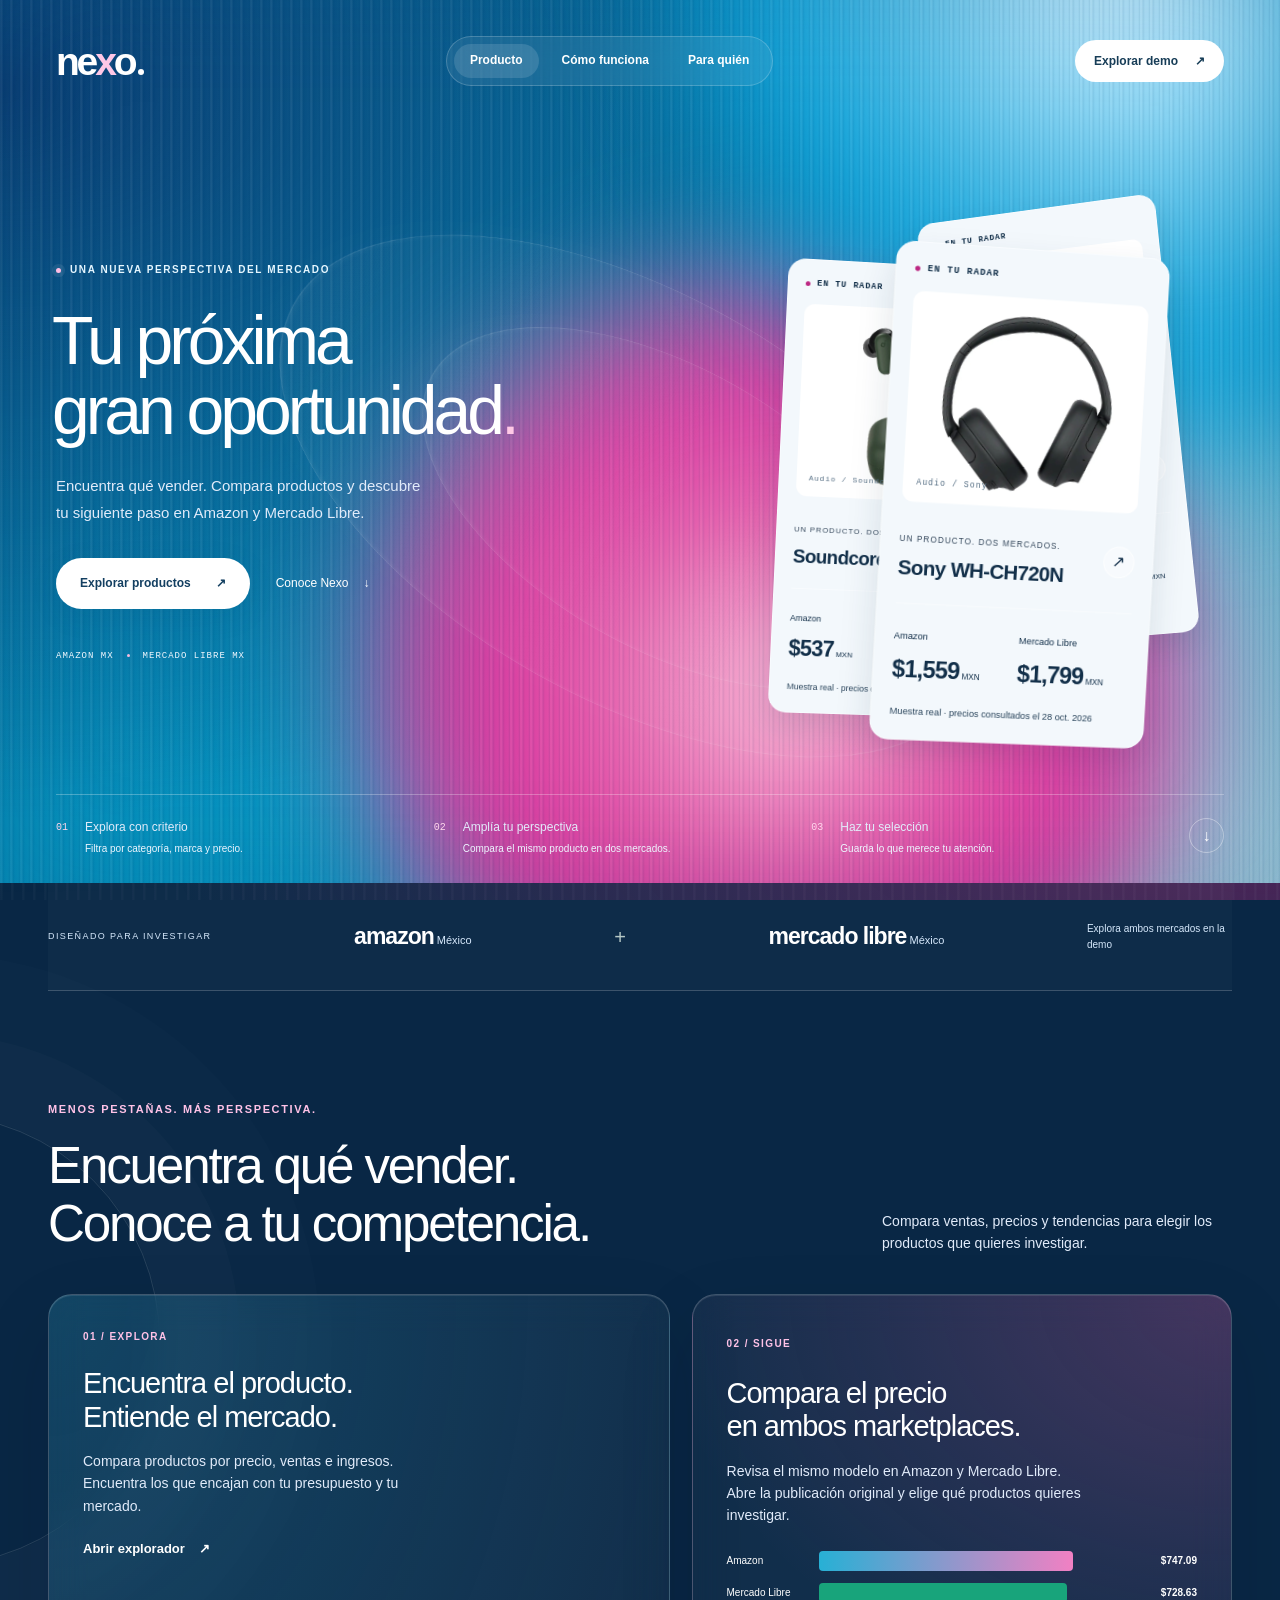
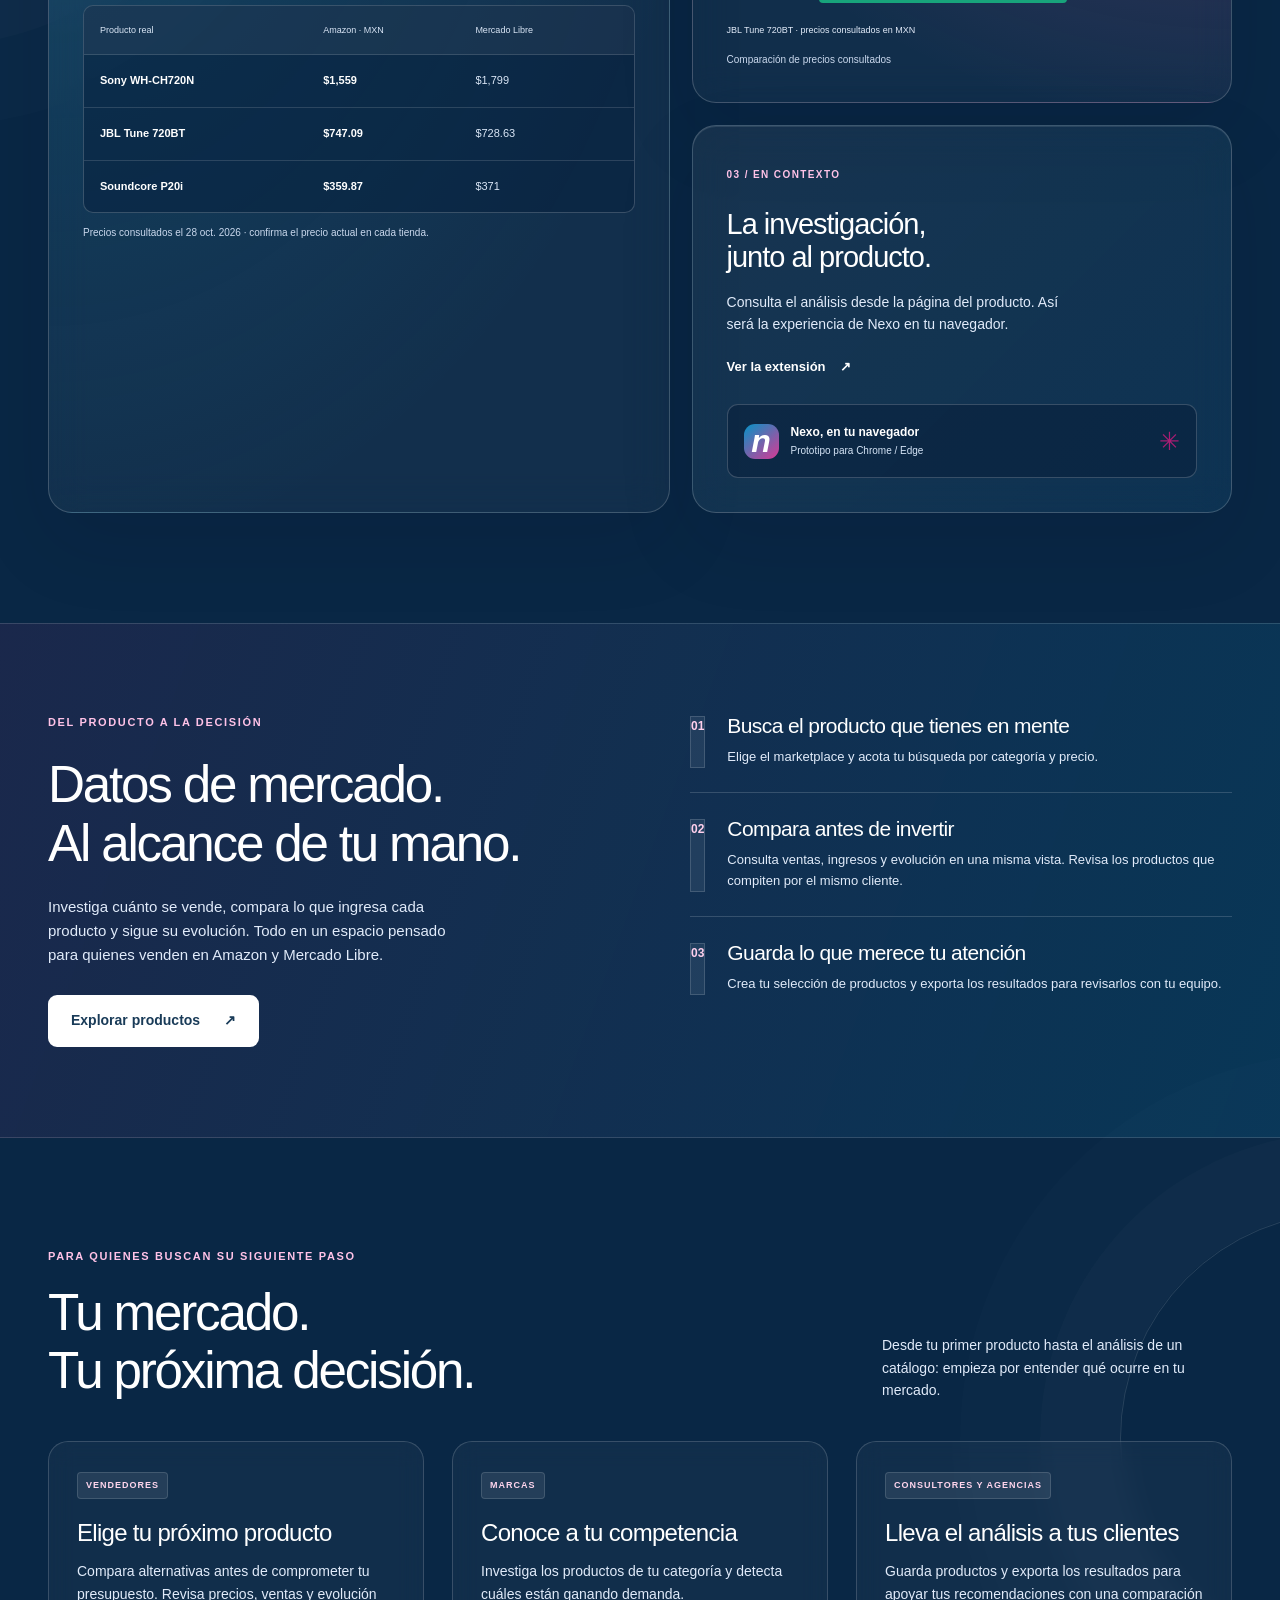
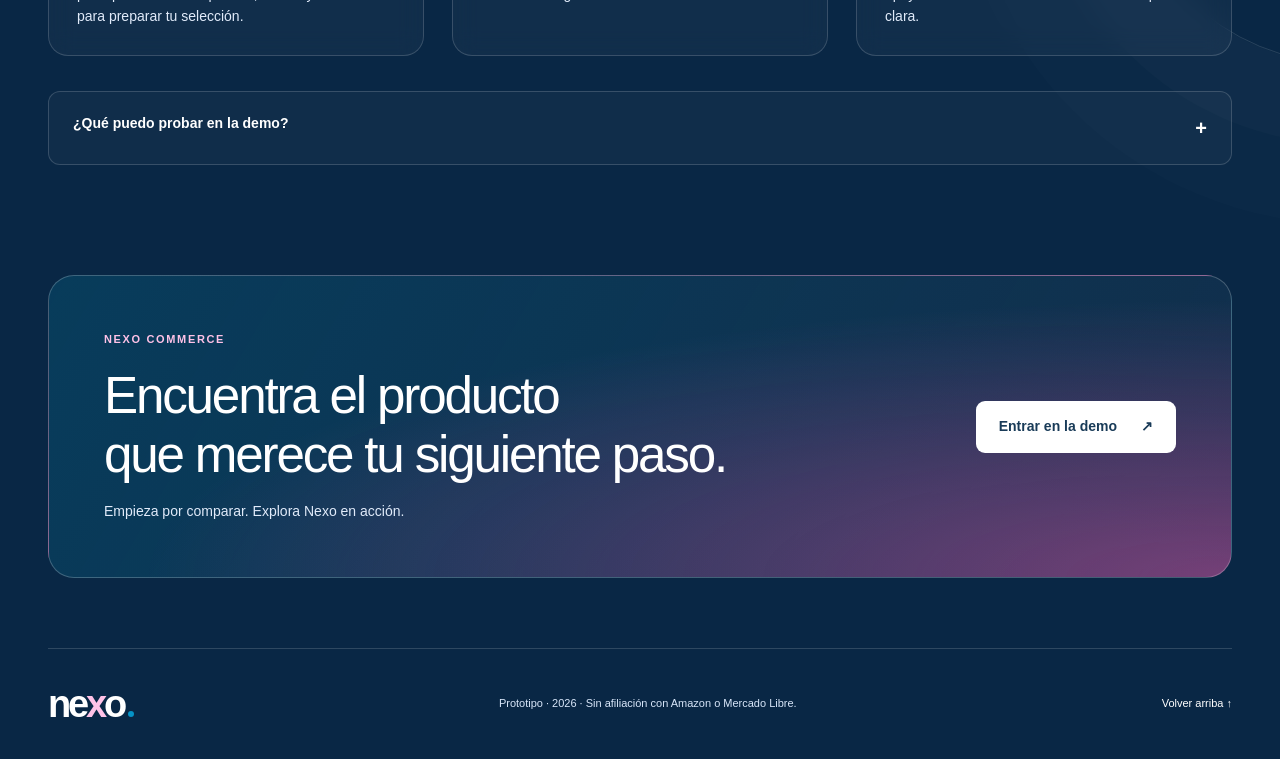
<file: index.html>
<!doctype html>
<html lang="es"><head><meta charset="utf-8"><meta name="viewport" content="width=device-width, initial-scale=1, viewport-fit=cover"><meta name="theme-color" content="#0593c6"><meta name="apple-mobile-web-app-title" content="Nexo Commerce"><title>Nexo Commerce — Encuentra tu próxima oportunidad</title><meta name="description" content="Encuentra qué vender en Amazon y Mercado Libre. Compara productos, analiza a tu competencia y descubre cómo evoluciona la demanda con Nexo Commerce."><link rel="stylesheet" href="styles.css?v=20261104-evo-1"><link rel="stylesheet" href="prisma.css?v=20261104-evo-1"><script src="app.js?v=20261104-evo-1" defer></script><link rel="stylesheet" href="evolution.css?v=20261104-eight-2"><script src="catalog.js?v=20261104-evo-1" defer></script><script src="experience.js?v=20261104-eight-2" defer></script></head>
<body class="landing prism-landing"><a class="skip" href="#contenido">Saltar al contenido</a>
<header class="site-header"><a class="brand" href="index.html?v=20261104-evo-1" aria-label="Nexo, inicio"><span class="nexo-wordmark" aria-hidden="true">ne<span>x</span>o<i></i></span></a><nav aria-label="Principal"><a href="#producto">Producto</a><a href="#metodo">Cómo funciona</a><a href="#piloto">Para quién</a></nav><a class="button small dark" href="app.html?v=20261104-evo-1">Explorar demo <span aria-hidden="true">↗</span></a></header>
<main id="contenido">
<section class="prism-hero" aria-labelledby="hero-title"><div class="light-field" aria-hidden="true"><div class="color-cloud cloud-pink"></div><div class="color-cloud cloud-ice"></div><div class="ribbed-glass"></div><div class="glass-disc disc-one"></div><div class="glass-disc disc-two"></div></div>
<div class="prism-content"><div class="prism-copy"><div class="prism-eyebrow"><span></span> UNA NUEVA PERSPECTIVA DEL MERCADO</div><h1 id="hero-title">Tu próxima<br>gran oportunidad<span>.</span></h1><p>Encuentra qué vender. Compara productos y descubre tu siguiente paso en Amazon y Mercado Libre.</p><div class="prism-actions"><a class="button prism-primary" href="app.html?v=20261104-evo-1">Explorar productos <span aria-hidden="true">↗</span></a><a class="prism-secondary" href="#producto">Conoce Nexo <span aria-hidden="true">↓</span></a></div><div class="prism-market-note"><span>AMAZON MX</span><i></i><span>MERCADO LIBRE MX</span></div></div>
<div class="radar-carousel" role="region" aria-roledescription="carrusel" aria-label="Tres productos reales en tu radar"><div id="radar-stage" class="radar-stage"></div><button type="button" id="radar-motion-toggle" class="radar-motion-toggle" aria-pressed="false">Pausar animación</button></div></div>
<div class="prism-bottom"><div><span>01</span><p>Explora con criterio<small>Filtra por categoría, marca y precio.</small></p></div><div><span>02</span><p>Amplía tu perspectiva<small>Compara el mismo producto en dos mercados.</small></p></div><div><span>03</span><p>Haz tu selección<small>Guarda lo que merece tu atención.</small></p></div><a href="#producto" class="prism-scroll" aria-label="Descubrir el producto">↓</a></div></section>
<div class="market-strip wrap"><span>DISEÑADO PARA INVESTIGAR</span><strong>amazon<span class="market-country"> México</span></strong><span class="strip-plus">+</span><strong>mercado libre<span class="market-country"> México</span></strong><span class="strip-end">Explora ambos mercados en la demo</span></div>
<section class="section wrap" id="producto"><div class="section-heading"><div><div class="eyebrow">MENOS PESTAÑAS. MÁS PERSPECTIVA.</div><h2>Encuentra qué vender.<br>Conoce a tu competencia.</h2></div><p>Compara ventas, precios y tendencias para elegir los productos que quieres investigar.</p></div><div class="feature-grid"><article class="feature feature-large"><span class="feature-number">01 / EXPLORA</span><h3>Encuentra el producto.<br>Entiende el mercado.</h3><p>Compara productos por precio, ventas e ingresos. Encuentra los que encajan con tu presupuesto y tu mercado.</p><a class="text-link" href="app.html?v=20261104-evo-1">Abrir explorador <span aria-hidden="true">↗</span></a><div class="mini-table"><div><span>Producto real</span><span>Amazon · MXN</span><span>Mercado Libre</span></div><div><strong>Sony WH-CH720N</strong><strong>$1,559</strong><span>$1,799</span></div><div><strong>JBL Tune 720BT</strong><strong>$747.09</strong><span>$728.63</span></div><div><strong>Soundcore P20i</strong><strong>$359.87</strong><span>$371</span></div></div><small class="caption">Precios consultados el 28 oct. 2026 · confirma el precio actual en cada tienda.</small></article><article class="feature blue-feature"><span class="feature-number">02 / SIGUE</span><h3>Compara el precio<br>en ambos marketplaces.</h3><p>Revisa el mismo modelo en Amazon y Mercado Libre. Abre la publicación original y elige qué productos quieres investigar.</p><div class="market-price-bars"><div><span>Amazon</span><i style="width:83%"></i><strong>$747.09</strong></div><div><span>Mercado Libre</span><i style="width:81%"></i><strong>$728.63</strong></div><small>JBL Tune 720BT · precios consultados en MXN</small></div><span class="caption">Comparación de precios consultados</span></article><article class="feature extension-feature"><span class="feature-number">03 / EN CONTEXTO</span><h3>La investigación,<br>junto al producto.</h3><p>Consulta el análisis desde la página del producto. Así será la experiencia de Nexo en tu navegador.</p><a class="text-link" href="app.html?extension=1&amp;v=20261104-evo-1">Ver la extensión <span aria-hidden="true">↗</span></a><div class="extension-art"><span class="brand-mark">n</span><div><strong>Nexo, en tu navegador</strong><small>Prototipo para Chrome / Edge</small></div><span aria-hidden="true">✳</span></div></article></div></section>
<section class="method-section" id="metodo"><div class="wrap method-grid"><div><div class="eyebrow">DEL PRODUCTO A LA DECISIÓN</div><h2>Datos de mercado.<br>Al alcance de tu mano.</h2><p>Investiga cuánto se vende, compara lo que ingresa cada producto y sigue su evolución. Todo en un espacio pensado para quienes venden en Amazon y Mercado Libre.</p><a class="button dark" href="app.html?v=20261104-evo-1">Explorar productos <span aria-hidden="true">↗</span></a></div><ol class="method-steps"><li><span>01</span><div><h3>Busca el producto que tienes en mente</h3><p>Elige el marketplace y acota tu búsqueda por categoría y precio.</p></div></li><li><span>02</span><div><h3>Compara antes de invertir</h3><p>Consulta ventas, ingresos y evolución en una misma vista. Revisa los productos que compiten por el mismo cliente.</p></div></li><li><span>03</span><div><h3>Guarda lo que merece tu atención</h3><p>Crea tu selección de productos y exporta los resultados para revisarlos con tu equipo.</p></div></li></ol></div></section>
<section class="section wrap" id="piloto"><div class="section-heading"><div><div class="eyebrow">PARA QUIENES BUSCAN SU SIGUIENTE PASO</div><h2>Tu mercado.<br>Tu próxima decisión.</h2></div><p>Desde tu primer producto hasta el análisis de un catálogo: empieza por entender qué ocurre en tu mercado.</p></div><div class="pilot-grid"><article><span class="tag">VENDEDORES</span><h3>Elige tu próximo producto</h3><p>Compara alternativas antes de comprometer tu presupuesto. Revisa precios, ventas y evolución para preparar tu selección.</p></article><article><span class="tag blue-tag">MARCAS</span><h3>Conoce a tu competencia</h3><p>Investiga los productos de tu categoría y detecta cuáles están ganando demanda.</p></article><article><span class="tag neutral-tag">CONSULTORES Y AGENCIAS</span><h3>Lleva el análisis a tus clientes</h3><p>Guarda productos y exporta los resultados para apoyar tus recomendaciones con una comparación clara.</p></article></div><details class="pilot-details"><summary>¿Qué puedo probar en la demo? <span aria-hidden="true">+</span></summary><div><p>Explora seis modelos reales de JBL, Sony y Soundcore en Amazon México y Mercado Libre México. Abre sus fotos y publicaciones, compara referencias, guarda favoritos y exporta tu selección.</p><p>Las fotos y publicaciones son reales. Los precios y contadores públicos se consultaron directamente el 28 de octubre de 2026. Los contadores con + son umbrales; el valor calculado al precio consultado no equivale a facturación comprobada.</p></div></details></section>
<section class="closing wrap"><div><div class="eyebrow">NEXO COMMERCE</div><h2>Encuentra el producto<br>que merece tu siguiente paso.</h2><p>Empieza por comparar. Explora Nexo en acción.</p></div><a class="button primary" href="app.html?v=20261104-evo-1">Entrar en la demo <span aria-hidden="true">↗</span></a></section>
</main><footer class="wrap footer"><a class="brand" href="index.html?v=20261104-evo-1" aria-label="Nexo, inicio"><span class="nexo-wordmark" aria-hidden="true">ne<span>x</span>o<i></i></span></a><p>Prototipo · 2026 · Sin afiliación con Amazon o Mercado Libre.</p><a href="#contenido">Volver arriba ↑</a></footer></body></html>
</file>
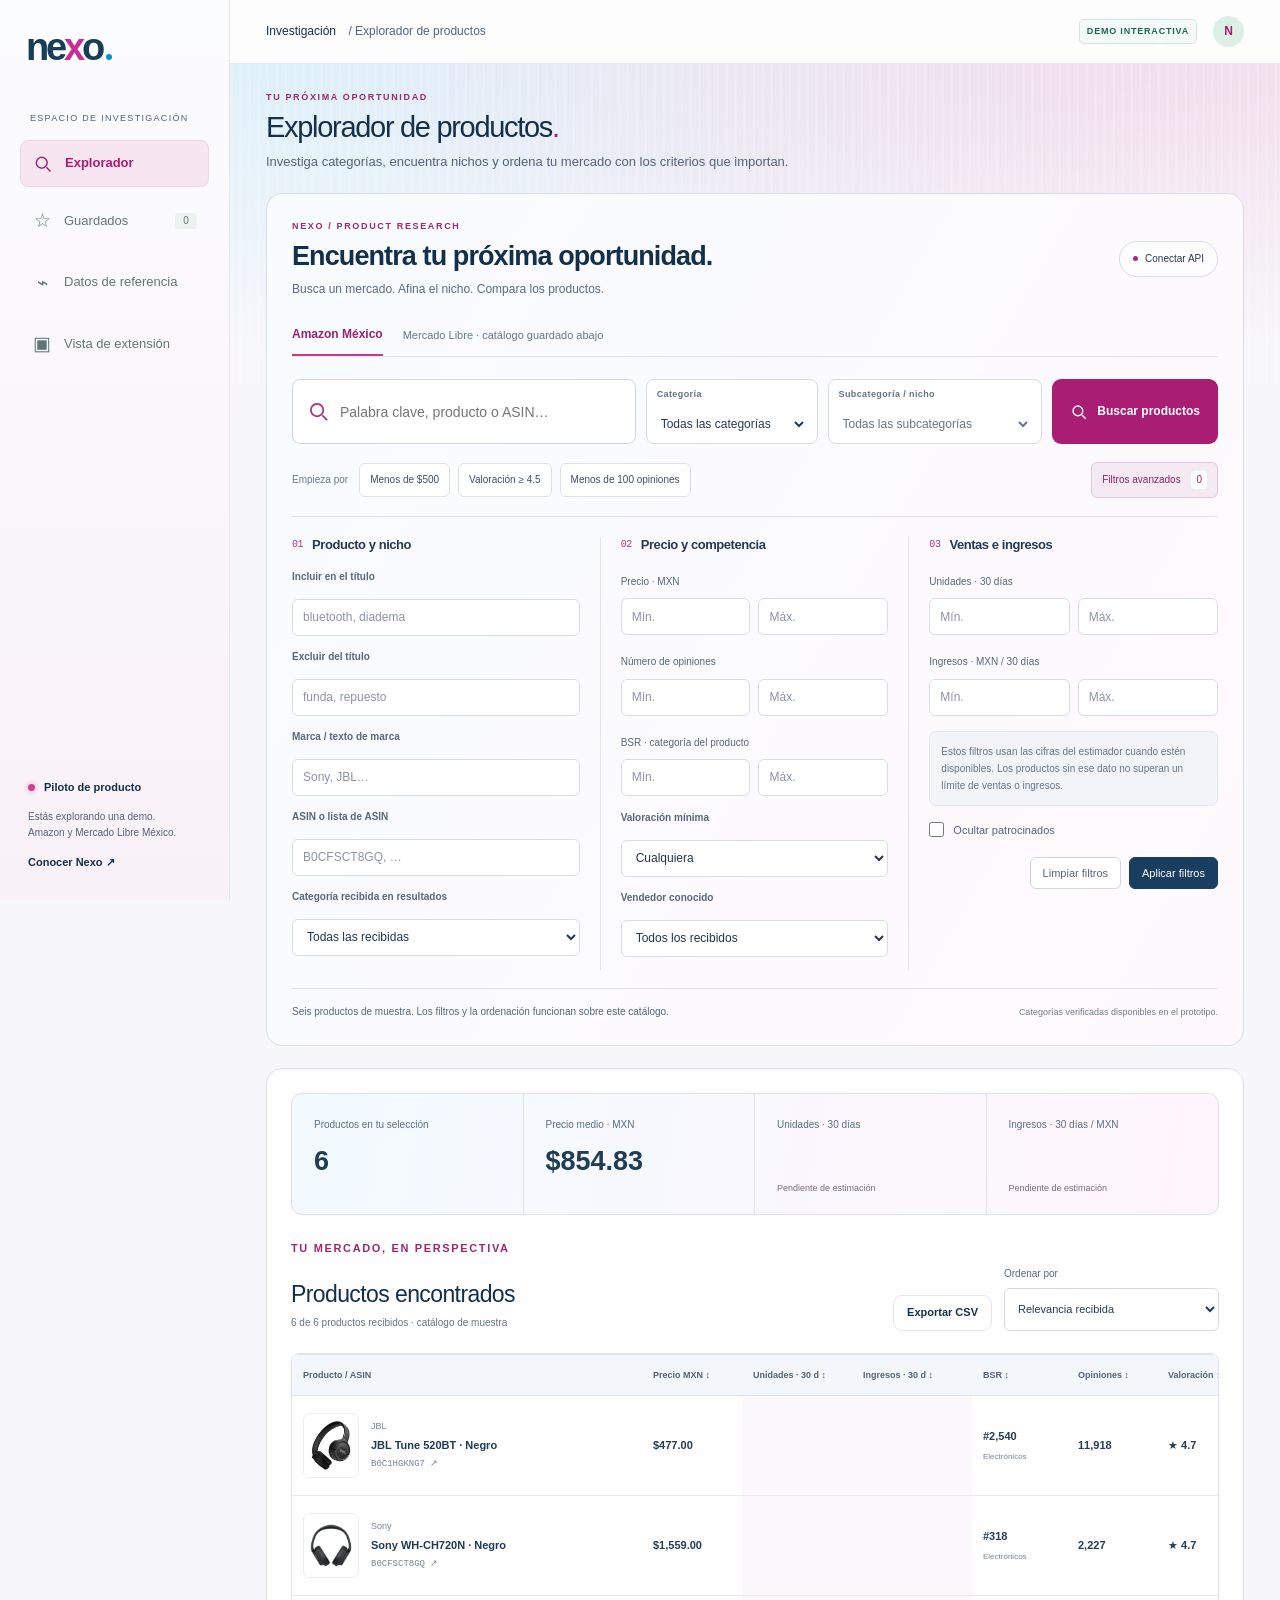
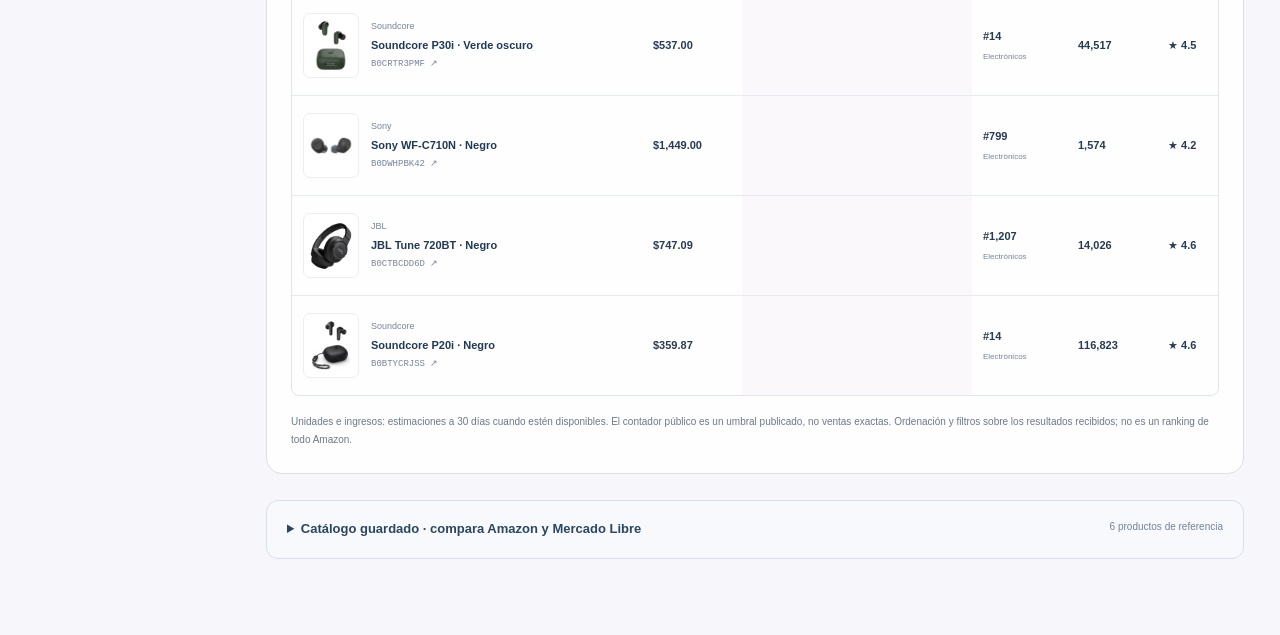
<file: app.html>
<!doctype html><html lang="es"><head><meta charset="utf-8"><meta name="viewport" content="width=device-width, initial-scale=1, viewport-fit=cover"><meta name="theme-color" content="#0593c6"><meta name="apple-mobile-web-app-title" content="Nexo Commerce"><title>Explorador — Nexo Commerce</title><meta name="description" content="Explora seis productos reales con fotos, modelos y enlaces a Amazon México y Mercado Libre México."><link rel="stylesheet" href="styles.css?v=20261104-evo-1"><link rel="stylesheet" href="prisma.css?v=20261104-evo-1"><script src="runtime-config.js?v=20261104-evo-1" defer></script><script src="catalog.js?v=20261104-evo-1" defer></script><script src="estimator.js?v=20261104-evo-1" defer></script><script src="filters.js?v=20261104-evo-1" defer></script><script src="app.js?v=20261104-evo-1" defer></script><script src="research-filters.js?v=20261104-research-1" defer></script><script src="discovery.js?v=20261104-research-3" defer></script><link rel="stylesheet" href="evolution.css?v=20261104-evo-1"><script src="insights.js?v=20261104-evo-1" defer></script><link rel="stylesheet" href="research.css?v=20261104-research-3"></head><body class="dashboard"><a class="skip" href="#workspace">Saltar al contenido</a><aside class="sidebar"><a class="brand" href="index.html?v=20261104-evo-1" aria-label="Nexo, inicio"><span class="nexo-wordmark" aria-hidden="true">ne<span>x</span>o<i></i></span></a><div class="workspace-label">ESPACIO DE INVESTIGACIÓN</div><nav aria-label="Herramientas"><button class="side-item active" data-view="explore"><svg viewBox="0 0 24 24" fill="none" stroke="currentColor" stroke-width="1.8" aria-hidden="true"><circle cx="10.5" cy="10.5" r="6.5"/><path d="m16 16 5 5"/></svg>Explorador</button><button class="side-item" data-view="saved"><span aria-hidden="true">☆</span>Guardados <span class="saved-count">0</span></button><button class="side-item" id="model-open"><span aria-hidden="true">⌁</span>Datos de referencia</button><button class="side-item" id="extension-open"><span aria-hidden="true">▣</span>Vista de extensión</button></nav><div class="sidebar-bottom"><div class="pilot-badge"><span class="status-dot"></span> Piloto de producto</div><p>Estás explorando una demo.<br>Amazon y Mercado Libre México.</p><a href="index.html?v=20261104-evo-1">Conocer Nexo ↗</a></div></aside>
<div class="app-shell"><header class="app-topbar"><span>Investigación <span class="breadcrumb">/ Explorador de productos</span></span><a href="index.html?v=20261104-evo-1" class="mobile-brand">nexo</a><span class="profile"><span class="demo-pill">DEMO INTERACTIVA</span><span class="avatar">N</span></span></header><main id="workspace" class="workspace"><div class="app-heading"><div><div class="eyebrow">TU PRÓXIMA OPORTUNIDAD</div><h1 id="view-title">Explorador de productos<span class="green-dot">.</span></h1><p>Investiga categorías, encuentra nichos y ordena tu mercado con los criterios que importan.</p></div></div><div class="demo-banner"><span aria-hidden="true">ⓘ</span><p><strong>Catálogo real · México.</strong> Fotos, modelos y enlaces reales. Precios y contadores públicos consultados el 28 oct. 2026. Consulta la publicación para las cifras actuales.</p></div>
<section class="amazon-discovery research-studio" aria-labelledby="amazon-search-title"><div class="discovery-heading"><div><span class="eyebrow">NEXO / PRODUCT RESEARCH</span><h2 id="amazon-search-title">Encuentra tu próxima oportunidad.</h2><p>Busca un mercado. Afina el nicho. Compara los productos.</p></div><button class="connection-button" id="connection-open" type="button"><span></span>Conectar API</button></div><div class="research-mode"><span class="selected">Amazon México</span><span class="upcoming">Mercado Libre · catálogo guardado abajo</span></div><form id="amazon-search-form"><label class="research-query"><span class="sr-only">Producto, palabra clave o ASIN</span><svg viewBox="0 0 24 24" fill="none" stroke="currentColor" stroke-width="1.8" aria-hidden="true"><circle cx="10.5" cy="10.5" r="6.5"/><path d="m16 16 5 5"/></svg><input id="amazon-query" type="search" placeholder="Palabra clave, producto o ASIN…" maxlength="200" autocomplete="off"></label><label class="research-category"><span>Categoría</span><select id="search-category"><option value="">Todas las categorías</option></select></label><label class="research-category"><span>Subcategoría / nicho</span><select id="search-subcategory"><option value="">Todas las subcategorías</option></select></label><button class="button primary" type="submit" id="amazon-search-button"><svg viewBox="0 0 24 24" fill="none" stroke="currentColor" stroke-width="1.8" aria-hidden="true"><circle cx="10.5" cy="10.5" r="6.5"/><path d="m16 16 5 5"/></svg>Buscar productos</button></form><div class="research-presets"><span>Empieza por</span><button type="button" data-preset="budget">Menos de $500</button><button type="button" data-preset="rating">Valoración ≥ 4.5</button><button type="button" data-preset="reviews">Menos de 100 opiniones</button><button type="button" id="advanced-toggle" aria-expanded="true" aria-controls="research-advanced">Filtros avanzados <span id="research-filter-count">0</span></button></div><div class="research-advanced" id="research-advanced"><div class="filter-block"><h3>01 <span>Producto y nicho</span></h3><label><span>Incluir en el título</span><input id="research-include" type="text" placeholder="bluetooth, diadema"></label><label><span>Excluir del título</span><input id="research-exclude" type="text" placeholder="funda, repuesto"></label><label><span>Marca / texto de marca</span><input id="research-brand" type="text" placeholder="Sony, JBL…"></label><label><span>ASIN o lista de ASIN</span><input id="research-ids" type="text" placeholder="B0CFSCT8GQ, …"></label><label><span>Categoría recibida en resultados</span><select id="discovery-category"><option value="all">Todas las recibidas</option></select></label></div><div class="filter-block"><h3>02 <span>Precio y competencia</span></h3><div class="research-range"><span>Precio · MXN</span><div><label><span>Mínimo</span><input id="research-price-min" aria-label="Precio mínimo" type="number" min="0" placeholder="Mín."></label><label><span>Máximo</span><input id="research-price-max" aria-label="Precio máximo" type="number" min="0" placeholder="Máx."></label></div></div><div class="research-range"><span>Número de opiniones</span><div><label><span>Mínimo</span><input id="research-reviews-min" aria-label="Opiniones mínimas" type="number" min="0" placeholder="Mín."></label><label><span>Máximo</span><input id="research-reviews-max" aria-label="Opiniones máximas" type="number" min="0" placeholder="Máx."></label></div></div><div class="research-range"><span>BSR · categoría del producto</span><div><label><span>Mínimo</span><input id="research-rank-min" aria-label="BSR mínimo" type="number" min="0" placeholder="Mín."></label><label><span>Máximo</span><input id="research-rank-max" aria-label="BSR máximo" type="number" min="0" placeholder="Máx."></label></div></div><label><span>Valoración mínima</span><select id="research-rating"><option value="">Cualquiera</option><option value="4">4 estrellas</option><option value="4.5">4.5 estrellas</option><option value="4.7">4.7 estrellas</option></select></label><label><span>Vendedor conocido</span><select id="discovery-seller"><option value="all">Todos los recibidos</option></select></label></div><div class="filter-block"><h3>03 <span>Ventas e ingresos</span></h3><div class="research-range"><span>Unidades · 30 días</span><div><label><span>Mínimo</span><input id="research-units-min" aria-label="Unidades estimadas mínimas" type="number" min="0" placeholder="Mín."></label><label><span>Máximo</span><input id="research-units-max" aria-label="Unidades estimadas máximas" type="number" min="0" placeholder="Máx."></label></div></div><div class="research-range"><span>Ingresos · MXN / 30 días</span><div><label><span>Mínimo</span><input id="research-revenue-min" aria-label="Ingresos estimados mínimos" type="number" min="0" placeholder="Mín."></label><label><span>Máximo</span><input id="research-revenue-max" aria-label="Ingresos estimados máximos" type="number" min="0" placeholder="Máx."></label></div></div><p class="research-data-note">Estos filtros usan las cifras del estimador cuando estén disponibles. Los productos sin ese dato no superan un límite de ventas o ingresos.</p><label class="research-checkbox"><input type="checkbox" id="research-sponsored">Ocultar patrocinados</label><div class="research-filter-actions"><button type="button" id="research-clear">Limpiar filtros</button><button type="button" id="research-apply">Aplicar filtros</button></div></div></div><p id="research-error" role="alert" hidden></p><div class="research-status"><p id="discovery-status" role="status">Carga el catálogo guardado o busca nuevos productos.</p><span id="research-category-note">Categorías verificadas disponibles en el prototipo.</span></div></section>
<section class="discovery-results research-results" id="discovery-results" hidden aria-labelledby="discovery-title"><div class="research-kpis"><article><span>Productos en tu selección</span><strong id="research-kpi-count"></strong></article><article><span>Precio medio · MXN</span><strong id="research-kpi-price"></strong></article><article><span>Unidades · 30 días</span><strong id="research-kpi-units"></strong><small id="research-units-coverage"></small></article><article><span>Ingresos · 30 días / MXN</span><strong id="research-kpi-revenue"></strong><small id="research-revenue-coverage"></small></article></div><div class="discovery-results-head"><div><span class="eyebrow">TU MERCADO, EN PERSPECTIVA</span><h2 id="discovery-title">Productos encontrados</h2><p id="discovery-meta"></p></div><div class="research-results-actions"><button id="research-export" class="button outline" type="button">Exportar CSV</button><label>Ordenar por<select id="discovery-sort"><option value="relevance">Relevancia recibida</option><option value="units">Más unidades · 30 días</option><option value="revenue">Más ingresos · 30 días</option><option value="monthly">Mayor contador público de compras</option><option value="price">Menor precio</option><option value="price-desc">Mayor precio</option><option value="reviews">Más opiniones</option><option value="rating">Mejor valoración</option><option value="rank">Mejor BSR disponible</option></select></label></div></div><div id="research-active-filters" class="research-active-filters"></div><p id="research-sort-note" role="status"></p><div class="discovery-grid" id="discovery-grid"></div><p class="discovery-footnote">Unidades e ingresos: estimaciones a 30 días cuando estén disponibles. El contador público es un umbral publicado, no ventas exactas. Ordenación y filtros sobre los resultados recibidos; no es un ranking de todo Amazon.</p></section>
<details class="research-sample" id="research-sample"><summary>Catálogo guardado · compara Amazon y Mercado Libre <span>6 productos de referencia</span></summary><div class="research-sample-body"><button class="button outline" id="export">↓ Exportar muestra</button><form class="filter-panel research-filters" id="search-form">
<div class="filter-heading"><div><span class="eyebrow">INVESTIGACIÓN DE PRODUCTOS</span><h2>Encuentra productos con tus criterios.</h2></div><span class="catalog-scope">Catálogo disponible · México</span></div>
<div class="market-tabs" role="group" aria-label="Marketplace"><button type="button" data-market="amazon" class="market-tab selected" aria-pressed="true">amazon <span>MX</span></button><button type="button" data-market="meli" class="market-tab" aria-pressed="false">mercado libre <span>MX</span></button></div>
<div class="research-basic"><label class="search-field"><span>Producto o palabra clave</span><div class="input-wrap"><span aria-hidden="true">⌕</span><input id="search" type="search" placeholder="Nombre, marca o ASIN…" autocomplete="off"></div></label><label><span>Categoría</span><select id="category"><option value="all">Todas las disponibles</option><option value="Audio">Audio</option></select></label><label><span>Marca</span><select id="brand"><option value="all">Todas las marcas</option><option>JBL</option><option>Sony</option><option>Soundcore</option></select></label></div>
<details class="advanced-filters" id="advanced-filters" open><summary><span>Filtros avanzados</span><span class="advanced-caption">Identificadores, precio y competencia</span><span aria-hidden="true">⌄</span></summary><div class="advanced-body">
<div class="research-groups"><fieldset><legend>Producto</legend><label><span id="ids-label">ASIN o lista de ASIN</span><textarea id="product-ids" rows="2" placeholder="B0C1HGKNG7, B0CFSCT8GQ" aria-describedby="ids-help"></textarea><small id="ids-help">Separa hasta 100 identificadores con comas, espacios o saltos de línea.</small></label><label><span>Tipo de producto</span><select id="format"><option value="all">Todos los tipos</option><option>Diadema</option><option>In-ear</option></select></label><div class="range-field"><span>Precio · MXN</span><div><label><span class="sr-only">Precio mínimo</span><input id="min-price" type="number" min="0" step="0.01" placeholder="Mínimo"></label><span aria-hidden="true">–</span><label><span class="sr-only">Precio máximo</span><input id="max-price" type="number" min="0" step="0.01" placeholder="Máximo"></label></div></div></fieldset>
<fieldset><legend>Reseñas y ranking</legend><div class="range-field"><span>Número de opiniones</span><div><label><span class="sr-only">Opiniones mínimas</span><input id="min-reviews" type="number" min="0" step="1" placeholder="Mínimo"></label><span aria-hidden="true">–</span><label><span class="sr-only">Opiniones máximas</span><input id="max-reviews" type="number" min="0" step="1" placeholder="Máximo"></label></div></div><label><span>Valoración mínima</span><select id="rating"><option value="">Cualquier valoración</option><option value="4">4 estrellas o más</option><option value="4.5">4,5 estrellas o más</option><option value="4.7">4,7 estrellas o más</option></select></label><div class="range-field" id="rank-filter"><span>BSR · ranking de Amazon</span><div><label><span class="sr-only">BSR mínimo</span><input id="min-bsr" type="number" min="1" step="1" placeholder="Mínimo"></label><span aria-hidden="true">–</span><label><span class="sr-only">BSR máximo</span><input id="max-bsr" type="number" min="1" step="1" placeholder="Máximo"></label></div><small>Se compara dentro de la misma categoría de ranking.</small></div></fieldset>
<fieldset><legend>Ventas y competencia</legend><label><span>Unidades calculadas · 30 días</span><input id="min-units" type="number" min="0" step="1" placeholder="Mínimo" disabled></label><label><span>Ingresos calculados · MXN / 30 días</span><input id="min-revenue" type="number" min="0" step="0.01" placeholder="Mínimo" disabled></label><p class="filter-availability" id="estimates-help">Estos filtros se activan al disponer de cálculos basados en referencias de ventas y rankings del mismo periodo.</p><label><span>Vendedores observados · máximo</span><input id="max-sellers" type="number" min="1" step="1" placeholder="Sin datos de API todavía" disabled></label><small>El recuento puede cubrir solo las ofertas recibidas.</small></fieldset></div>
</div></details>
<div id="filter-error" class="filter-error" role="alert" hidden></div><div class="filter-bottom"><div><p id="filter-summary" aria-live="polite">Sin filtros aplicados</p><small>Busca entre los productos disponibles. La búsqueda de nuevos productos de Amazon se habilitará al conectar la API.</small></div><div class="filter-actions"><button type="reset" class="button outline">Limpiar filtros</button><button class="button primary" type="submit">Ver resultados <span aria-hidden="true">⌕</span></button></div></div>
</form>
<div class="kpi-grid"><article><span>Productos reales</span><strong id="kpi-count">—</strong><small id="kpi-market">Amazon México</small></article><article><span>Precio medio consultado</span><strong id="kpi-price">—</strong><small>MXN · consulta del 28 oct.</small></article><article><span>Desde</span><strong id="kpi-min">—</strong><small>Menor precio de la selección</small></article><article><span>Marcas en tu selección</span><strong id="kpi-brands">—</strong><small>JBL · Sony · Soundcore</small></article></div><section class="results-panel" aria-labelledby="results-title"><div class="results-header"><div><h2 id="results-title">Una mirada al mercado</h2><p id="result-count" aria-live="polite">Cargando muestra…</p></div><label class="sort-label">Ordenar por <select id="sort"><option value="featured">Selección Nexo</option><option value="price">Menor precio</option><option value="difference">Mayor diferencia de precio</option><option value="rating">Mejor valoración</option><option value="reviews">Más opiniones</option><option value="bsr">Mejor BSR de Amazon</option></select></label></div><div class="table-scroll" tabindex="0" role="region" aria-label="Resultados de productos. Desliza horizontalmente para ver todas las columnas."><table><thead><tr><th scope="col">Producto</th><th scope="col">Precio consultado</th><th scope="col">Compras visibles</th><th scope="col">Valor orientativo*</th><th scope="col">En el otro marketplace</th><th scope="col">Guardar</th></tr></thead><tbody id="products"></tbody></table></div><div class="table-footer"><span>*Contador mínimo visible × precio consultado. No es facturación observada.</span><span>Amazon: mes pasado · Mercado Libre: acumulado</span></div></section>
<section class="insight-row"><article><span class="feature-number">ENCUENTRA TU SIGUIENTE PRODUCTO</span><h3>Acota la búsqueda a tu presupuesto.</h3><p>Combina categoría, marca, identificadores, precio, reseñas y ranking. Abre la publicación original para confirmar el precio y la variante.</p></article><article><span class="feature-number">PREPARA TU SELECCIÓN</span><h3>Guarda los productos que te interesan.</h3><p>Marca tus favoritos con la estrella. Después abre Guardados y exporta los resultados para revisarlos con tu equipo.</p></article></section>
</div></details></main></div>
<dialog id="insights-dialog" class="insights-dialog"><div class="dialog-top"><span class="eyebrow">NEXO / ANÁLISIS DE PRODUCTO</span><button class="icon-button close-dialog" aria-label="Cerrar ficha de análisis">×</button></div><div id="insights-body"></div></dialog><dialog id="connection-dialog" class="detail-dialog connection-dialog"><div class="dialog-top"><span class="eyebrow">CONECTA TU FUENTE DE DATOS</span><button class="icon-button close-dialog" aria-label="Cerrar conexión">×</button></div><h2>Más productos, en tu radar.</h2><p>El prototipo admite Rainforest API para probar búsquedas sin una cuenta de vendedor. SP-API sigue disponible cuando exista autorización oficial.</p><a class="listing-link" href="https://app.rainforestapi.com/signup" target="_blank" rel="noopener noreferrer">Abrir registro de Rainforest ↗</a><form id="connection-form"><label>Clave de Rainforest API<input id="rainforest-key" type="password" autocomplete="off" spellcheck="false" minlength="16" maxlength="256" required placeholder="Introduce la clave solo en la versión local"></label><button class="button primary" type="submit">Guardar en este equipo</button></form><p id="connection-feedback" role="status">La clave permanece en el servidor local, fuera de GitHub. Guardarla no verifica todavía el acceso al proveedor.</p><p class="local-only-note" id="connection-local-note" hidden>Esta web pública muestra el prototipo. Para configurar una clave abre la versión local de Nexo con su servidor de datos.</p></dialog>
<dialog id="product-dialog" class="detail-dialog"><div class="dialog-top"><span class="eyebrow">ANÁLISIS DE PRODUCTO · DEMO</span><button class="icon-button close-dialog" aria-label="Cerrar análisis">×</button></div><div id="product-detail"></div></dialog>
<dialog id="extension-dialog" class="extension-dialog"><div class="dialog-top"><span class="eyebrow">NEXO / EN AMAZON</span><button class="icon-button close-dialog" aria-label="Cerrar extensión">×</button></div><h2>El análisis, dentro de Amazon.</h2><p>La extensión para Chrome y Edge integra un resumen encima del producto y gráficas debajo de la ficha de Amazon México. Consulta BSR, valoraciones y señales de compras sin tapar el anuncio.</p><ol class="extension-instructions"><li>Descarga y descomprime el paquete.</li><li>Abre chrome://extensions, activa Modo de desarrollador y elige Cargar descomprimida.</li><li>Selecciona la carpeta y abre un producto de Amazon México con Nexo local funcionando.</li></ol><a class="button primary" href="nexo-extension.zip?v=20261104-research-1" download>Descargar extensión</a><p class="extension-test-status">Versión 0.4 probada dentro de Chrome: secciones integradas, pestañas y cambio de variante. Los datos que faltan quedan vacíos. Requiere Nexo local; todavía no cubre los listados de búsqueda.</p></dialog><dialog id="model-dialog" class="detail-dialog"><div class="dialog-top"><span class="eyebrow">DATOS DE REFERENCIA</span><button class="icon-button close-dialog" aria-label="Cerrar datos de referencia">×</button></div><h2>Calcula con datos de tu muestra.</h2><p class="model-intro">Carga referencias de ventas totales y rankings del mismo periodo para ajustar la fórmula de Amazon México. El cálculo se ejecuta en tu navegador; no sube el archivo a un servidor.</p><label class="model-upload"><span>Archivo CSV de referencias</span><input id="model-file" type="file" accept=".csv,text/csv"></label><a class="listing-link" href="calibracion.csv" download>Descargar plantilla CSV</a><p id="model-feedback" class="model-feedback" role="status">Sin referencias cargadas. Las ventas se muestran como «Sin calcular».</p><details class="product-source"><summary>Fórmula, fuente y límites</summary><p>Se ajusta una ley de potencia: unidades en 30 días = exp(a) × BSR^b. Los coeficientes a y b se calculan a partir de tu muestra; no se asignan a mano.</p><p>Esta familia de fórmulas aparece en la investigación sobre rankings y ventas de Amazon. Los coeficientes históricos 10.526 y −0.871 proceden de libros de Amazon EE. UU.; no se aplican automáticamente a audio de México ni a Mercado Libre.</p><a href="https://pubsonline.informs.org/doi/10.1287/mnsc.49.11.1580.20580" target="_blank" rel="noopener noreferrer">Brynjolfsson, Hu y Smith (2003) ↗</a><p>El BSR debe representar la media geométrica del mismo periodo de 30 días de las ventas, con categoría de ranking y ámbito total del producto. El mínimo de tres filas permite ejecutar el ajuste; no prueba precisión. Solo se calcula dentro del segmento y rango de ranking de la muestra. La evaluación independiente sigue pendiente.</p></details></dialog><div id="toast" class="toast" role="status" aria-live="polite"></div></body></html>
</file>
<file: styles.css>
:root{--ink:#102e35;--muted:#62767b;--green:#087e60;--mint:#c8f4df;--blue:#2159dd;--line:#e0e9e9;--paper:#f7faf9;--radius:18px;--shadow:0 24px 80px #143a4212}*{box-sizing:border-box}html{scroll-behavior:smooth;scroll-padding-top:90px}body{margin:0;font-family:Inter,'Avenir Next',Avenir,-apple-system,BlinkMacSystemFont,'Segoe UI',sans-serif;color:var(--ink);background:#fff;line-height:1.6}a{color:inherit;text-decoration:none}button,input,select{font:inherit}button,a,input,select,summary{-webkit-tap-highlight-color:transparent}button{cursor:pointer}button:disabled{cursor:default}a:focus-visible,button:focus-visible,input:focus-visible,select:focus-visible,summary:focus-visible{outline:3px solid #2159dd;outline-offset:4px}button{color:inherit}button svg{pointer-events:none}h1,h2,h3,p{margin:0}h1,h2,h3{line-height:1.15;letter-spacing:-.045em}p{color:var(--muted)}.wrap{width:min(1240px,calc(100% - 96px));margin-inline:auto}.skip{position:fixed;top:-100px;left:16px;background:#fff;padding:12px;z-index:20}.skip:focus{top:8px}.brand{display:inline-flex;align-items:center;gap:10px;font-size:26px;font-weight:750;letter-spacing:-1px;white-space:nowrap}.brand-mark{display:inline-grid;place-items:center;background:var(--green);color:white;width:35px;height:35px;font-size:32px;font-weight:800;font-style:italic;border-radius:11px 11px 11px 2px;line-height:1}.brand-light{font-size:13px;font-weight:500;letter-spacing:-.2px;display:block;line-height:1;margin-top:-2px}.site-header{height:100px;display:flex;align-items:center;justify-content:space-between;width:min(1344px,calc(100% - 80px));margin:auto}.site-header nav{display:flex;gap:32px;font-size:14px;font-weight:550}.site-header nav a:hover,.text-link:hover{color:var(--green)}.button{display:inline-flex;justify-content:center;align-items:center;gap:24px;border:1px solid transparent;border-radius:9px;padding:15px 22px;font-weight:600;font-size:14px;line-height:1.4;transition:background .18s,transform .18s;white-space:nowrap}.button:hover{transform:translateY(-2px)}.button.primary{background:var(--green);color:#fff}.button.primary:hover{background:#05674e}.button.dark{background:var(--ink);color:white}.button.small{padding:11px 17px}.button.outline{border-color:var(--line);background:#fff}.eyebrow{font-size:11px;letter-spacing:1.65px;font-weight:750;color:var(--green);display:flex;align-items:center;gap:9px;margin-bottom:24px}.status-dot{display:inline-block;width:7px;height:7px;flex-shrink:0;background:#12aa7b;border-radius:50%;box-shadow:0 0 0 4px #12aa7b12}.hero{display:grid;grid-template-columns:1fr 1fr;gap:40px;min-height:660px;align-items:center;padding-block:58px 90px}.hero h1{font-size:clamp(48px,4.7vw,70px);line-height:1.05;font-weight:650;letter-spacing:-3.5px}.hero h1>span{color:var(--green)}.hero-copy>p{max-width:455px;font-size:17px;line-height:1.75;margin-top:25px}.hero-actions{display:flex;align-items:center;gap:22px;margin-top:30px;flex-wrap:wrap}.text-link{font-size:13px;font-weight:650;display:inline-flex;gap:14px;align-items:center}.hero-note{display:flex;align-items:center;gap:12px;margin-top:32px;font-size:11px;color:var(--muted);line-height:1.7}.hero-note strong{font-weight:500}.market-logos{display:flex;align-items:center;gap:12px;flex-shrink:0}.market-logos img{display:block;object-fit:contain}.hero-note>span:last-child{min-width:0}@media(max-width:560px){.market-logos{gap:8px}.market-logos img:first-child{width:50px}.market-logos img:last-child{width:68px}.hero-note{gap:10px}}.hero-visual{position:relative;isolation:isolate;padding:45px 0 25px}.hero-visual:before{content:'';position:absolute;inset:0 -30px -15px -30px;background:radial-gradient(ellipse at 80% 20%,#d5e8ff 0,transparent 62%),radial-gradient(ellipse at 25% 80%,#c5f2df 0,transparent 65%);border-radius:45% 50% 38% 45%;z-index:-1}.orbit-label{position:absolute;top:3px;right:25px;font-size:11px;display:flex;align-items:center;gap:9px}.product-window{border:1px solid #dae7e4;background:#fff;box-shadow:0 28px 65px #174f4a16;border-radius:14px;transform:rotate(-2deg);padding:20px 24px}.window-bar{display:flex;align-items:center;gap:15px;border-bottom:1px solid #edf2f1;padding-bottom:15px;font-size:10px;color:#708489}.compact{font-size:21px;gap:6px;color:var(--ink)}.compact .brand-mark{width:25px;height:25px;font-size:23px;border-radius:7px 7px 7px 2px}.demo-pill{font-size:9px;letter-spacing:.8px;border:1px solid #d3e5e0;background:#f3faf7;color:#1a6856;border-radius:5px;padding:4px 7px;font-weight:700;white-space:nowrap}.window-bar .demo-pill{margin-left:auto}.mock-search{margin-top:18px;border:1px solid #e3eaea;border-radius:7px;padding:10px;font-size:12px;display:flex;gap:12px;align-items:center}.mock-search>span:first-child{font-size:20px;line-height:1}.mock-market{margin-left:auto;font-size:10px;color:var(--muted)}.mock-metrics{display:grid;grid-template-columns:1fr 1fr;margin-top:25px;gap:18px}.mock-metrics>div{display:flex;flex-direction:column}.mock-metrics small{font-size:10px;color:var(--muted)}.mock-metrics strong{font-size:26px;letter-spacing:-1px}.mock-metrics strong span{font-size:13px;font-weight:400;letter-spacing:0}.mock-metrics em{font-size:10px;font-style:normal;color:var(--green)}.muted{font-size:10px;color:var(--muted)}.mock-chart-title{display:flex;justify-content:space-between;font-size:11px;font-weight:650;margin-top:24px}.mock-chart-title>span{font-size:9px;font-weight:400;color:var(--muted)}.hero-chart{width:100%;height:auto;margin-top:16px;display:block}.chart-months{display:flex;justify-content:space-between;color:var(--muted);font-size:9px;margin-top:2px}.mock-row{display:flex;align-items:center;gap:12px;margin-top:18px;padding-top:15px;border-top:1px solid #edf2f1;font-size:11px}.mock-row small{display:block;color:var(--muted);font-size:9px}.mock-row>.positive{margin-left:auto;font-size:9px}.bottle-icon{width:20px;height:34px;background:#83b2a9;border-radius:5px;position:relative;margin-inline:7px}.bottle-icon:before{content:'';position:absolute;top:-4px;left:6px;width:8px;height:5px;background:#356c62;border-radius:2px}.floating-stat{position:absolute;right:-20px;bottom:0;display:flex;gap:12px;align-items:center;background:var(--ink);color:white;padding:15px 20px;border-radius:12px;box-shadow:var(--shadow);transform:rotate(2deg)}.floating-stat small{color:#a4c3c4;font-size:10px;display:block}.floating-stat strong{font-size:12px;font-weight:550}.spark-icon{font-size:28px;color:#abefd2}.market-strip{display:flex;align-items:center;justify-content:space-between;gap:20px;border-block:1px solid var(--line);padding-block:24px}.market-strip>span:first-child{font-size:9px;letter-spacing:1.4px;color:var(--muted)}.market-strip strong{font-size:23px;letter-spacing:-1px}.market-country{font-size:11px;font-weight:400;letter-spacing:0;color:var(--muted)}.strip-plus{font-size:20px;color:#b6c9c6}.strip-end{font-size:10px;color:var(--muted);max-width:145px}.section{padding-block:100px}.section-heading{display:flex;align-items:flex-end;justify-content:space-between;gap:50px;margin-bottom:40px}.section-heading .eyebrow{margin-bottom:18px}h2{font-size:clamp(30px,3vw,44px);font-weight:600;letter-spacing:-1.8px}.section-heading>p{font-size:14px;max-width:380px}.feature-grid{display:grid;grid-template-columns:1.15fr 1fr;gap:22px}.feature{border:1px solid var(--line);border-radius:var(--radius);padding:34px;overflow:hidden}.feature-number{font-size:10px;font-weight:750;letter-spacing:1.4px;color:var(--green)}.feature h3{font-size:27px;font-weight:600;margin-top:22px;letter-spacing:-1px}.feature p{font-size:14px;margin-top:16px;max-width:360px}.feature .text-link{margin-top:22px}.feature-large{grid-row:span 2;background:#f5f9f7;display:flex;flex-direction:column;align-items:flex-start}.mini-table{width:100%;border:1px solid var(--line);border-radius:10px;background:white;margin-top:45px;overflow:hidden;font-size:11px}.mini-table>div{display:grid;grid-template-columns:1.5fr 1fr 1fr;padding:17px 16px;gap:10px;border-bottom:1px solid #eef2f1}.mini-table>div:last-child{border-bottom:0}.mini-table>div:first-child{background:#eef5f1;color:var(--muted);font-size:9px}.mini-table strong{font-weight:550}.positive{color:var(--green)}.negative{color:#b3414f}.caption{font-size:10px;color:var(--muted);display:block;margin-top:12px}.blue-feature{background:#edf4ff;border-color:#dfebfd}.blue-feature .feature-number{color:var(--blue)}.bar-art{display:flex;gap:10px;align-items:flex-end;height:90px;margin-top:26px}.bar-art i{background:#adc9f8;flex:1;height:35%;border-radius:5px 5px 0 0}.bar-art i:nth-child(2n){height:50%}.bar-art i:nth-child(3n){height:68%}.bar-art i:nth-child(4n){height:55%}.bar-art i:nth-child(7){height:80%;background:#5284e8}.bar-art i:nth-child(9){height:87%;background:#346fe4}.bar-art i:nth-child(10){height:100%;background:var(--blue)}.extension-art{display:flex;align-items:center;gap:12px;background:#f6f9f8;border:1px solid var(--line);padding:16px;border-radius:11px;margin-top:25px;font-size:12px}.extension-art small{display:block;color:var(--muted);font-size:10px}.extension-art>span:last-child{margin-left:auto;font-size:25px;color:var(--green)}.method-section{background:#f0f5f3;padding-block:90px}.method-grid{display:grid;grid-template-columns:1fr 1fr;gap:100px}.method-grid>div>p{font-size:15px;margin-top:22px;max-width:430px}.method-grid .button{margin-top:28px}.method-steps{list-style:none;margin:0;padding:0}.method-steps li{display:flex;gap:22px;border-bottom:1px solid #d6e2dd;padding-block:24px}.method-steps li:first-child{padding-top:0}.method-steps li:last-child{border:0;padding-bottom:0}.method-steps li>span{font-size:12px;color:var(--green);font-weight:700;margin-top:2px}.method-steps h3{font-size:21px;letter-spacing:-.6px;font-weight:600}.method-steps p{font-size:13px;margin-top:9px}.pilot-grid{display:grid;grid-template-columns:repeat(3,1fr);gap:28px}.pilot-grid article{border-top:2px solid var(--line);padding-top:25px}.tag{display:inline-block;font-size:9px;font-weight:700;letter-spacing:1px;padding:5px 8px;border-radius:4px;background:#e6f5ed;color:#14694b}.blue-tag{background:#eaf0ff;color:#2256b9}.neutral-tag{background:#eff2f3;color:#52686f}.pilot-grid h3{font-size:23px;letter-spacing:-.7px;margin-top:20px}.pilot-grid p{font-size:14px;margin-top:14px}.pilot-grid small{display:block;color:var(--muted);font-size:11px;margin-top:14px}.pilot-details{margin-top:35px;border:1px solid var(--line);border-radius:12px;padding:20px 24px;font-size:14px}.pilot-details summary{cursor:pointer;font-weight:600;list-style:none;display:flex;justify-content:space-between;gap:15px}.pilot-details summary span{font-size:20px}.pilot-details div{padding-top:15px;max-width:850px}.pilot-details p+p{margin-top:12px}.closing{background:#123a40;color:#fff;border-radius:22px;padding:55px 60px;display:flex;align-items:center;justify-content:space-between;gap:30px;margin-bottom:70px}.closing h2{font-size:36px}.closing .eyebrow{color:#8fddbd;margin-bottom:18px}.closing p{color:#b1c9c8;margin-top:15px;font-size:14px}.closing .primary{background:#b9efcf;color:#103e30}.footer{border-top:1px solid var(--line);display:flex;justify-content:space-between;align-items:center;gap:24px;padding-block:30px}.footer .brand{font-size:20px}.footer .brand-mark{width:28px;height:28px;font-size:26px}.footer p,.footer>a:last-child{font-size:11px}
/* Product workspace */
.dashboard{background:#f5f8f9;font-size:14px}.sidebar{position:fixed;inset:0 auto 0 0;width:230px;background:#fff;border-right:1px solid var(--line);padding:28px 20px;display:flex;flex-direction:column;z-index:3}.sidebar>.brand{margin:0 6px}.workspace-label{font-size:9px;letter-spacing:1.3px;color:var(--muted);margin:45px 10px 15px}.sidebar nav{display:flex;flex-direction:column;gap:7px}.side-item{display:flex;align-items:center;gap:12px;border:0;background:transparent;border-radius:8px;padding:12px;text-align:left;font-size:13px;color:#607779}.side-item>span:first-child{font-size:19px;width:20px;text-align:center}.side-item.active{background:#e9f6ef;color:var(--green);font-weight:600}.saved-count{margin-left:auto;background:#edf2f0;border-radius:4px;min-width:22px;text-align:center;font-size:10px}.sidebar-bottom{margin-top:auto;padding:15px 8px 0;font-size:11px}.sidebar-bottom p{font-size:10px;margin:13px 0}.sidebar-bottom>a{font-weight:600}.pilot-badge{display:flex;gap:9px;align-items:center;font-size:11px;font-weight:600}.app-shell{margin-left:230px}.app-topbar{height:78px;padding:0 36px;background:#fff;border-bottom:1px solid var(--line);display:flex;align-items:center;justify-content:space-between;font-size:12px}.breadcrumb{color:var(--muted);padding-left:9px}.profile{display:flex;align-items:center;gap:16px}.avatar{display:grid;place-items:center;width:31px;height:31px;border-radius:50%;background:#dcefe5;color:var(--green);font-weight:650}.mobile-brand{display:none}.workspace{padding:38px 36px 50px;max-width:1700px;margin:auto}.app-heading{display:flex;align-items:center;justify-content:space-between;gap:24px}.app-heading h1{font-size:32px;font-weight:600;letter-spacing:-1.1px}.app-heading .eyebrow{font-size:9px;margin-bottom:12px}.app-heading p{font-size:13px;margin-top:10px}.green-dot{color:var(--green)}.demo-banner{display:flex;gap:10px;align-items:center;border:1px solid #dbe8f7;background:#edf4ff;color:#2d5680;padding:11px 16px;margin-top:26px;border-radius:8px;font-size:11px}.demo-banner p{color:#375e81}.filter-panel{background:white;border:1px solid var(--line);border-radius:12px;margin-top:22px;padding:20px 24px 24px}.market-tabs{display:flex;gap:12px;margin-bottom:22px}.market-tab{font-size:16px;letter-spacing:-.5px;background:#fff;border:1px solid var(--line);border-radius:7px;padding:8px 18px;font-weight:650;display:flex;gap:15px;align-items:center}.market-tab span{font-size:9px;letter-spacing:0;font-weight:500;background:#eef2f1;border-radius:3px;padding:2px 4px;color:var(--muted)}.market-tab.selected{border-color:#15926d;background:#f2fbf6;color:#126c50}.filter-fields{display:grid;grid-template-columns:2fr 1.15fr 1fr auto;gap:14px;align-items:end}label>span{font-size:10px;color:var(--muted);font-weight:550;display:block;margin-bottom:7px}input,select{width:100%;min-width:0;border:1px solid #dce5e5;background:#fff;border-radius:7px;padding:11px 12px;color:var(--ink);font-size:12px;height:43px}.input-wrap{position:relative}.input-wrap input{padding-left:34px}.input-wrap>span{position:absolute;top:6px;left:11px;font-size:22px;color:var(--muted)}.filter-fields .button{height:43px;padding:10px 16px;font-size:12px}.kpi-grid{display:grid;grid-template-columns:repeat(4,1fr);gap:16px;margin:23px 0}.kpi-grid article{background:#fff;border:1px solid var(--line);border-radius:11px;padding:20px}.kpi-grid article>span{color:var(--muted);font-size:11px}.kpi-grid strong{font-size:29px;letter-spacing:-1.1px;display:block;line-height:1.5;font-weight:600;margin-top:7px}.kpi-grid small{font-size:9px;color:var(--muted);display:block;margin-top:4px}.results-panel{background:#fff;border:1px solid var(--line);border-radius:12px;overflow:hidden}.results-header{display:flex;align-items:center;justify-content:space-between;padding:24px;gap:18px}.results-header h2{font-size:19px;letter-spacing:-.4px;font-weight:600}.results-header p{font-size:10px;margin-top:6px}.sort-label{display:flex;align-items:center;gap:12px;font-size:10px;color:var(--muted);white-space:nowrap}.sort-label select{width:150px;height:36px;padding-block:6px;font-size:11px}.table-scroll{overflow:auto}table{width:100%;border-collapse:collapse;text-align:left;font-size:12px;white-space:nowrap}th{font-size:9px;font-weight:600;color:var(--muted);padding:13px 16px;background:#f8faf9;border-block:1px solid var(--line)}th:first-child{padding-left:24px}td{padding:16px;border-bottom:1px solid #edf2f1}td:first-child{padding-left:24px}tbody tr:hover{background:#fafdfb}.product-cell{display:flex;gap:12px;align-items:center}.product-art{display:grid;place-items:center;flex-shrink:0;width:44px;height:48px;border-radius:8px;font-size:23px;color:#34766d;background:#e5f1eb}.art-lamp{background:#e9eef9;color:#5c75b4}.art-organizer{background:#f1eae0;color:#947342}.art-mat{background:#ede6f6;color:#82619b}.art-charger{background:#e9edef;color:#58717b}.art-headphones{background:#f9e9e7;color:#aa746e}.product-name{display:block;border:0;background:none;padding:0;text-align:left;font-size:12px;font-weight:600;text-decoration:underline;text-decoration-color:transparent;text-underline-offset:3px}.product-name:hover{text-decoration-color:var(--green)}.product-cell small{display:block;color:var(--muted);font-size:9px;margin-top:4px}.growth-cell{font-size:11px;font-weight:600}.sparkline{display:block;width:65px;height:20px;margin-top:3px}.save-button{background:#fff;border:1px solid var(--line);border-radius:6px;font-size:19px;width:32px;height:32px;line-height:1}.save-button[aria-pressed=true]{color:var(--green);background:#e9f6ef;border-color:#acd7c2}.table-footer{display:flex;justify-content:space-between;gap:15px;padding:14px 24px;font-size:9px;color:var(--muted)}.empty-state{text-align:center;padding:50px 24px;color:var(--muted);white-space:normal}.empty-state strong{display:block;color:var(--ink);font-size:17px;margin-bottom:8px}.empty-state button{margin-top:15px}.insight-row{display:grid;grid-template-columns:1fr 1fr;gap:24px;margin-top:24px}.insight-row article{padding:24px;border:1px solid var(--line);border-radius:12px;background:#f0f6f4}.insight-row article:nth-child(2){background:#edf3fb}.insight-row h3{font-size:17px;margin-top:12px;letter-spacing:-.4px;font-weight:600}.insight-row p{font-size:11px;margin-top:10px}.insight-row .feature-number{font-size:9px}dialog{color:var(--ink);border:1px solid var(--line);border-radius:18px;padding:28px;box-shadow:0 30px 100px #0c343335;max-width:calc(100vw - 30px);max-height:90vh;overflow:auto}dialog::backdrop{background:#0b2c3b77;backdrop-filter:blur(4px)}.detail-dialog{width:720px}.dialog-top{display:flex;justify-content:space-between;align-items:center;gap:20px;margin-bottom:20px}.dialog-top .eyebrow{margin:0;font-size:10px}.icon-button{background:#f0f5f3;border:0;width:32px;height:32px;font-size:24px;line-height:1;border-radius:50%}.detail-title{display:flex;gap:16px;align-items:center;margin-bottom:22px}.detail-title h2{font-size:26px;letter-spacing:-.8px}.detail-title p{font-size:11px;margin-top:6px}.detail-dialog .kpi-grid{grid-template-columns:repeat(3,1fr);gap:10px}.detail-dialog .kpi-grid article{padding:15px}.detail-dialog .kpi-grid strong{font-size:24px}.chart-controls{display:flex;align-items:center;justify-content:space-between;gap:20px;margin:25px 0 15px}.chart-controls h3{font-size:17px;letter-spacing:-.5px}.period-tabs{display:flex;gap:5px}.period-tabs button{border:1px solid var(--line);background:#fff;border-radius:5px;padding:6px 10px;font-size:10px}.period-tabs button[aria-pressed=true]{background:#e7f5ed;border-color:#91c7ac;color:var(--green)}.detail-chart{width:100%;height:auto;background:#fbfdfc;border:1px solid var(--line);border-radius:10px;padding:12px}.detail-caption{font-size:10px;color:var(--muted);margin-top:10px}.detail-foot{padding:15px;border-radius:8px;background:#eff5fb;font-size:11px;margin-top:24px}.extension-dialog{width:410px}.extension-dialog .brand{font-size:24px}.extension-dialog h2{font-size:29px;margin-top:18px;letter-spacing:-1px}.extension-dialog>p{font-size:12px;margin-top:15px}.extension-product{display:flex;align-items:center;gap:12px;margin-top:25px;border-block:1px solid var(--line);padding-block:20px;font-size:12px}.extension-product small{display:block;color:var(--muted);font-size:10px}.extension-numbers{display:grid;grid-template-columns:1fr 1fr;gap:15px;margin-top:25px}.extension-numbers span{display:block;font-size:10px;color:var(--muted)}.extension-numbers strong{font-size:25px;letter-spacing:-1px}.extension-status{background:#f3f8f5;padding:13px;font-size:10px;margin-top:25px;display:flex;align-items:center;gap:10px;border-radius:7px}.extension-dialog>.button{width:100%;margin-top:22px}.toast{position:fixed;bottom:24px;left:50%;transform:translate(-50%,20px);opacity:0;pointer-events:none;background:var(--ink);color:#fff;padding:12px 22px;border-radius:8px;z-index:15;font-size:12px;transition:opacity .2s,transform .2s}.toast.visible{opacity:1;transform:translate(-50%,0)}
@media(min-width:1500px){.hero{min-height:730px}.hero h1{font-size:76px}}@media(max-width:1150px){.wrap{width:calc(100% - 64px)}.hero{gap:30px}.hero h1{font-size:54px}.hero-actions{gap:15px}.hero-visual{padding-right:10px}.floating-stat{right:0}.sidebar{width:190px;padding-inline:12px}.sidebar .brand{font-size:23px}.app-shell{margin-left:190px}.workspace{padding:28px 24px}.app-topbar{padding-inline:24px}.filter-fields{grid-template-columns:1.5fr 1fr}.kpi-grid{gap:10px}.kpi-grid article{padding:15px}.kpi-grid strong{font-size:25px}.kpi-grid article>span{font-size:10px}.app-heading h1{font-size:28px}.method-grid{gap:50px}}@media(max-width:850px){.site-header{width:calc(100% - 48px);height:82px}.site-header nav{gap:18px;font-size:12px}.brand{font-size:23px}.hero{grid-template-columns:1fr;padding-block:40px 65px;gap:40px}.hero h1{font-size:64px}.hero-copy>p{max-width:550px}.hero-visual{width:min(560px,100%);margin:auto;padding-right:10px}.hero-visual:before{inset-inline:0}.market-strip{flex-wrap:wrap;justify-content:center;gap:20px 30px}.market-strip>span:first-child{width:100%;text-align:center}.strip-end{display:none}.section{padding-block:70px}.section-heading{display:block}.section-heading>p{margin-top:20px}.feature{padding:26px}.feature h3{font-size:23px}.method-grid{gap:40px}.method-grid h2{font-size:31px}.pilot-grid{gap:20px}.closing{padding:38px}.closing h2{font-size:30px}.footer{flex-wrap:wrap}.footer p{order:3;width:100%}.sidebar{width:74px;padding:25px 12px}.sidebar .brand>span:last-child,.workspace-label,.sidebar-bottom,.side-item>.saved-count{display:none}.sidebar>.brand{margin:0 auto}.sidebar nav{margin-top:45px}.side-item{font-size:0;justify-content:center;padding:12px}.side-item>span:first-child{font-size:22px}.app-shell{margin-left:74px}.app-heading{align-items:flex-start}.app-heading h1{font-size:27px}.app-heading .button{font-size:10px;padding:10px}.kpi-grid{grid-template-columns:1fr 1fr}.kpi-grid strong{font-size:29px}.table-footer{display:block}.table-footer span{display:block}.breadcrumb{display:none}.insight-row{gap:14px}.insight-row article{padding:18px}.insight-row h3{font-size:16px}}
@media(max-width:560px){.wrap{width:calc(100% - 40px)}.site-header{width:calc(100% - 40px);height:76px}.site-header nav{display:none}.site-header .button{font-size:11px;padding:10px 13px;gap:12px}.hero{padding-top:30px;gap:35px}.hero h1{font-size:49px;letter-spacing:-2.8px}.hero-copy>p{font-size:15px;margin-top:20px}.eyebrow{font-size:9px;margin-bottom:20px}.hero-actions{gap:18px}.hero-actions .button{padding:14px 18px;font-size:13px}.hero-note{margin-top:25px}.hero-visual{padding-top:35px}.orbit-label{font-size:9px;right:10px}.product-window{padding:17px;transform:rotate(-1deg)}.window-bar{gap:9px}.window-bar>span:not(.demo-pill){font-size:8px}.mock-metrics strong{font-size:23px}.mock-metrics small{font-size:9px}.mock-row>.positive{font-size:8px}.mock-row{gap:8px}.floating-stat{padding:11px 15px;bottom:-7px}.floating-stat strong{font-size:10px}.market-strip strong{font-size:21px}.market-country{font-size:9px}.market-strip{gap:15px}.section{padding-block:60px}.section-heading{margin-bottom:28px}h2{font-size:31px;letter-spacing:-1.3px}.section-heading>p{font-size:13px}.feature-grid{grid-template-columns:1fr}.feature-large{grid-row:auto}.mini-table{margin-top:30px}.feature h3{font-size:25px}.feature{padding:26px}.method-section{padding-block:55px}.method-grid{grid-template-columns:1fr}.pilot-grid{grid-template-columns:1fr;gap:30px}.pilot-grid article{padding-top:20px}.pilot-grid h3{margin-top:14px}.pilot-details{padding:17px;font-size:12px}.closing{padding:30px 25px;flex-direction:column;align-items:flex-start;margin-bottom:40px;border-radius:15px}.closing h2{font-size:28px}.footer{gap:20px;padding-block:24px}.footer>a:last-child{margin-left:auto}.sidebar{position:static;width:100%;height:auto;flex-direction:row;align-items:center;justify-content:space-between;border-right:0;border-bottom:1px solid var(--line);padding:14px 18px}.sidebar>.brand{margin:0}.sidebar nav{margin:0;flex-direction:row;gap:6px}.side-item{padding:6px 10px}.app-shell{margin-left:0}.app-topbar{height:52px;padding-inline:20px;font-size:10px}.app-topbar .avatar{display:none}.workspace{padding:25px 16px}.app-heading{display:block}.app-heading h1{font-size:28px}.app-heading>.button{margin-top:18px;font-size:11px}.app-heading p{font-size:12px}.app-heading .eyebrow{font-size:8px}.demo-banner{font-size:10px;align-items:flex-start;margin-top:20px;padding:12px}.filter-panel{padding:17px}.market-tab{padding:8px 12px;font-size:14px;gap:10px}.market-tabs{gap:8px;margin-bottom:18px}.filter-fields{grid-template-columns:1fr 1fr;gap:13px}.search-field{grid-column:span 2}.filter-fields .button{grid-column:span 2}.filter-fields label>span{font-size:9px}.filter-fields input,.filter-fields select{font-size:11px}.kpi-grid article{padding:14px}.kpi-grid strong{font-size:25px}.kpi-grid article>span{font-size:9px}.kpi-grid small{font-size:8px}.results-header{display:block;padding:20px}.sort-label{margin-top:18px;justify-content:space-between}.sort-label select{width:160px}.insight-row{grid-template-columns:1fr}.detail-dialog{padding:20px}.detail-title h2{font-size:22px}.detail-dialog .kpi-grid{grid-template-columns:1fr 1fr}.detail-dialog .kpi-grid article:last-child{grid-column:span 2}.detail-dialog .kpi-grid strong{font-size:23px}.chart-controls{display:block}.period-tabs{margin-top:14px}.dialog-top .eyebrow{font-size:8px}.extension-dialog{padding:23px}.toast{width:calc(100% - 36px);text-align:center}.footer .brand-light{font-size:11px}}
@media(prefers-reduced-motion:reduce){html{scroll-behavior:auto}*,*:before,*:after{transition:none!important;animation:none!important}.button:hover{transform:none}}

/* iPhone: comfortable touch targets, safe areas and no input focus zoom. */
html{-webkit-text-size-adjust:100%;text-size-adjust:100%}
@media(max-width:560px){
 body{padding-left:env(safe-area-inset-left);padding-right:env(safe-area-inset-right)}
 .footer,.workspace{padding-bottom:max(28px,env(safe-area-inset-bottom))}
 .site-header .button,.hero-actions .button,.text-link,.footer>a:last-child{min-height:44px}
 .text-link{align-items:center}.side-item{min-width:44px;min-height:44px}
 input,select,.filter-fields input,.filter-fields select{font-size:16px}
 .filter-fields{grid-template-columns:minmax(0,1fr) minmax(0,1fr)}
 .filter-fields .button,.market-tab,.sort-label select{min-height:44px;height:auto}
 .save-button,.icon-button{width:44px;height:44px}
 .period-tabs button{min-height:44px;min-width:70px;font-size:12px}
 .hero h1{font-size:clamp(40px,12.5vw,49px)}
 .hero-copy,.hero-visual,.product-window{min-width:0}
 .hero-actions{align-items:flex-start}.hero-actions .text-link{display:flex}
 .table-scroll{position:relative;-webkit-overflow-scrolling:touch;overscroll-behavior-x:contain}
 .results-header p,.table-footer{font-size:11px}
 .results-panel{max-width:100%}.sort-label select{font-size:16px}
 dialog{max-height:calc(100dvh - 32px)}
}
@media(max-width:380px){.mock-row>.positive{display:none}.mock-metrics strong{font-size:21px}.market-tabs{flex-wrap:wrap}.app-heading h1{font-size:25px}.hero-note{align-items:flex-start}}
/* Real product research: photography, publication identity and cross-market links. */
.dashboard .product-cell{gap:18px;min-width:310px;max-width:420px}
.photo-button{display:grid;place-items:center;background:#fff;border:1px solid #e5ece9;border-radius:12px;width:100px;height:100px;padding:5px;flex-shrink:0;transition:border-color .15s,transform .15s}
.photo-button:hover{border-color:#72b69b;transform:translateY(-2px)}
.real-product-photo{display:block;width:88px;height:88px;object-fit:contain;mix-blend-mode:multiply}
.product-info{min-width:0}.product-brand{display:block;color:#6b7d7c;font-size:10px;font-weight:650;letter-spacing:.8px;text-transform:uppercase;margin-bottom:6px}
.dashboard .product-name{font-size:14px;white-space:normal;line-height:1.35;max-width:260px;letter-spacing:-.3px}
.dashboard .product-cell small{font-size:10px;margin-top:6px}
.listing-link{display:inline-flex;align-items:center;gap:6px;color:var(--green);font-size:11px;font-weight:650;min-height:32px;margin-top:6px;text-decoration:underline;text-decoration-color:#b5d6c8;text-underline-offset:3px}
.listing-link:hover{text-decoration-color:var(--green)}
.price-note{display:block;font-size:9px;color:var(--muted);margin-top:5px;font-weight:400}
.pending-value{font-size:11px;color:#7c898a;background:#f2f5f4;border:1px solid #e6ece9;padding:5px 8px;border-radius:5px;display:inline-block}
.other-price{color:#1a65a5;font-weight:550;font-size:12px}
.real-detail-hero{display:grid;grid-template-columns:220px 1fr;gap:30px;align-items:center;margin-top:15px}
.detail-photo-wrap{background:#fff;border:1px solid var(--line);border-radius:16px;padding:18px;display:grid;place-items:center;height:220px}
.detail-photo-wrap img{width:100%;height:185px;object-fit:contain}
.real-detail-hero h2{font-size:32px;font-weight:600;letter-spacing:-1px;margin-top:10px}
.real-detail-hero p{font-size:12px;margin-top:13px;margin-bottom:16px}
.real-detail-hero .detail-save{display:flex;min-height:42px;font-size:11px;padding:10px 14px;margin-top:18px}
.detail-section-title{font-size:17px;font-weight:600;letter-spacing:-.4px;margin-top:32px;margin-bottom:18px}
.retailer-grid{display:grid;grid-template-columns:1fr 1fr;gap:14px}
.retailer-offer{border:1px solid var(--line);border-radius:12px;display:flex;align-items:center;gap:12px;padding:18px;flex-wrap:wrap;background:#fff}
.retailer-offer:hover{border-color:#72b69b;background:#fbfefc}
.retailer-offer img{width:75px;height:26px;object-fit:contain}.retailer-offer>div{margin-left:auto}.retailer-offer small{display:block;color:var(--muted);font-size:9px}.retailer-offer strong{font-size:19px;letter-spacing:-.6px}.retailer-offer>span{font-size:16px;color:var(--green)}
.price-comparison-note{font-size:11px;color:var(--green);background:#eef8f2;border:1px solid #dfefe4;padding:14px 17px;border-radius:8px;margin-top:14px}.price-comparison-note strong{display:block;color:var(--muted);font-size:10px;font-weight:400;margin-top:4px}
.detail-estimates{display:grid;grid-template-columns:repeat(3,1fr);gap:14px;border-block:1px solid var(--line);margin-top:25px;padding-block:20px}.detail-estimates span{font-size:10px;color:var(--muted);display:block}.detail-estimates strong{display:block;font-size:20px;letter-spacing:-.6px;font-weight:550;margin-top:8px}
.product-source{font-size:11px;margin-top:22px;border-top:1px solid var(--line);padding-top:16px}.product-source summary{cursor:pointer;font-weight:600}.product-source p{margin-top:12px}.product-source a{display:inline-block;color:var(--green);text-decoration:underline;margin-top:10px}
.model-intro{font-size:13px;margin-top:18px}.model-upload{display:block;border:1px dashed #94bdad;border-radius:10px;padding:20px;margin-top:24px}.model-upload input{height:auto;padding:10px;font-size:12px}.model-feedback{font-size:12px;margin-top:18px;background:#edf5f0;border-radius:8px;padding:16px;color:var(--ink)}
.hero-real-product{display:flex;align-items:center;justify-content:center;gap:26px;padding:20px 10px;margin-top:15px;background:#f8faf9;border-radius:10px}
.hero-real-product img{width:155px;height:155px;object-fit:contain;mix-blend-mode:multiply}
.hero-real-product>div>strong{font-size:26px;letter-spacing:-1px;line-height:1.15;display:block;margin-top:14px}
.hero-real-product a{font-size:10px;display:block;color:var(--green);text-decoration:underline;margin-top:14px}
.mock-photo{object-fit:contain}.market-price-bars{margin-top:24px}.market-price-bars>div{display:grid;grid-template-columns:84px 1fr 64px;align-items:center;gap:8px;font-size:10px;margin-bottom:12px}.market-price-bars i{height:20px;background:#648fe4;border-radius:4px;display:block}.market-price-bars>div:nth-child(2) i{background:#18a47b}.market-price-bars strong{font-weight:550;text-align:right}.market-price-bars>small{font-size:9px;color:var(--muted)}
@media(max-width:1150px){.dashboard .product-cell{min-width:290px}.dashboard td{padding-inline:12px}.photo-button{width:84px;height:90px}.real-product-photo{width:75px;height:78px}}
@media(max-width:560px){
 .dashboard .results-panel .table-scroll{overflow:visible;outline-offset:-4px}
 .dashboard table,.dashboard tbody{display:block;white-space:normal}
 .dashboard thead{position:absolute;width:1px;height:1px;padding:0;margin:-1px;overflow:hidden;clip:rect(0,0,0,0);white-space:nowrap;border:0}
 .dashboard tbody tr{position:relative;display:grid;grid-template-columns:minmax(0,1fr) minmax(0,1fr);padding:20px 18px;gap:0 16px;border-top:1px solid var(--line)}
 .dashboard tbody td{display:block;border:0;padding:12px 0;font-size:13px;min-width:0}
 .dashboard tbody td:first-child{grid-column:1/-1;padding-top:0;padding-bottom:18px}
 .dashboard tbody td:not(:first-child):not(:last-child):before{display:block;color:var(--muted);font-size:9px;margin-bottom:7px;font-weight:400}
 .dashboard tbody td:nth-child(2):before{content:'Precio de referencia · MXN'}
 .dashboard tbody td:nth-child(3):before{content:'Ventas estimadas / 30 días'}
 .dashboard tbody td:nth-child(4):before{content:'Ingresos estimados / 30 días'}
 .dashboard tbody td:nth-child(5):before{content:'En el otro marketplace'}
 .dashboard tbody td:nth-child(5){grid-column:2;grid-row:2}
 .dashboard tbody td:last-child{position:absolute;top:12px;right:10px;padding:0}
 .dashboard .product-cell{min-width:0;max-width:none;align-items:center;gap:14px;padding-right:32px}
 .dashboard .photo-button{width:84px;height:96px;padding:5px;border-radius:9px}
 .dashboard .real-product-photo{width:74px;height:85px}
 .dashboard .product-name{font-size:15px;max-width:none}
 .product-brand{font-size:9px}.dashboard .product-cell small{font-size:9px;overflow-wrap:anywhere}
 .listing-link{min-height:40px;font-size:11px}.other-price{font-size:13px;min-height:32px;display:inline-flex;align-items:center}
 .dashboard td.empty-state{grid-column:1/-1;padding-block:20px}
 .real-detail-hero{grid-template-columns:1fr;gap:20px}
 .detail-photo-wrap{height:210px}.detail-photo-wrap img{height:185px;width:200px}
 .real-detail-hero h2{font-size:28px}.real-detail-hero .detail-save{width:100%;font-size:12px;min-height:44px}
 .retailer-grid{grid-template-columns:1fr}.retailer-offer{padding:16px}.retailer-offer img{width:85px}.retailer-offer strong{font-size:21px}
 .detail-estimates{grid-template-columns:1fr 1fr;gap:20px}.detail-estimates strong{font-size:19px}
 .detail-estimates>div:last-child{grid-column:1/-1}.product-source{font-size:12px}.detail-caption{font-size:11px}
 .hero-real-product{gap:15px;padding:18px 6px}.hero-real-product img{width:130px;height:140px}.hero-real-product>div>strong{font-size:22px}
 .mock-row>.positive{display:none}.sidebar nav{gap:0}.side-item{padding-inline:8px;min-width:40px}.model-upload{padding:14px}
}
.real-rating{display:block;font-size:10px;color:#775e27;margin-top:7px}.real-rating>span:first-child{color:#d89426}.real-rating>span:last-child{color:var(--muted);font-size:9px}.observed-rank{color:#477b67!important}.visible-volume{font-size:15px;font-weight:600;white-space:nowrap}.scenario-value{font-size:12px;font-weight:550;white-space:nowrap}.dashboard .table-footer>span:first-child{max-width:570px}
@media(max-width:560px){.dashboard tbody td:nth-child(2):before{content:'Precio consultado · MXN'}.dashboard tbody td:nth-child(3):before{content:'Compras visibles'}.dashboard tbody td:nth-child(4):before{content:'Valor orientativo*'}.real-rating{font-size:11px}.visible-volume{font-size:17px}.scenario-value{font-size:13px}}
@media(min-width:851px){.dashboard .app-topbar{height:64px}.dashboard .workspace{padding-top:26px}.dashboard .app-heading .eyebrow{margin-bottom:7px}.dashboard .app-heading h1{font-size:29px}.dashboard .app-heading p{margin-top:7px}.dashboard .demo-banner{margin-top:18px;padding-block:9px}.dashboard .filter-panel{margin-top:16px;padding:16px 20px}.dashboard .market-tabs{margin-bottom:14px}.dashboard .market-tab{font-size:14px;padding:6px 15px}.dashboard .kpi-grid{margin-block:16px}.dashboard .kpi-grid article{padding:12px 16px}.dashboard .kpi-grid strong{font-size:23px;margin-top:2px}.dashboard .results-header{padding-block:18px}.dashboard td{padding-block:12px}}
@media(max-width:560px){.dashboard tbody td.empty-state{position:static;grid-column:1/-1;width:100%}.dashboard .kpi-grid strong{font-size:22px}.dashboard .demo-banner{font-size:10px}}

.api-history{margin-top:28px;border-top:1px solid var(--line);padding-top:22px}.api-history h3{font-size:19px;letter-spacing:-.5px}.api-history p{font-size:10px;margin-top:8px}.api-history svg{display:block;width:100%;margin-top:16px;border:1px solid var(--line);border-radius:10px;background:#fbfdfc}
/* Research workspace: product, review and sales criteria. */
.sr-only{position:absolute;width:1px;height:1px;padding:0;margin:-1px;overflow:hidden;clip:rect(0,0,0,0);white-space:nowrap;border:0}.research-filters{padding:0!important;overflow:hidden}.filter-heading{padding:24px 28px 10px;display:flex;justify-content:space-between;align-items:center;gap:20px}.filter-heading h2{font-size:21px;letter-spacing:-.5px}.catalog-scope{font-size:11px;color:var(--muted);background:#f2f6f6;border:1px solid var(--line);border-radius:30px;padding:5px 10px;white-space:nowrap}.research-filters .market-tabs{margin:0 28px 20px}.research-basic{display:grid;grid-template-columns:2fr 1fr 1fr;gap:20px;padding:0 28px 24px}.research-filters label{display:flex;flex-direction:column;gap:7px;min-width:0}.research-filters label>span,.range-field>span{font-size:12px;font-weight:600;line-height:1.5}.research-filters input,.research-filters select,.research-filters textarea{width:100%;min-width:0;min-height:44px;border:1px solid #dce5e6;border-radius:7px;padding:10px 12px;background:#fff;color:var(--ink);font:inherit;font-size:13px}.research-filters textarea{resize:vertical;min-height:76px;line-height:1.5}.research-filters .input-wrap{min-height:44px}.research-filters .input-wrap input{border:0}.research-filters .input-wrap>span{padding-left:12px}.research-filters small{font-size:10px;color:var(--muted);line-height:1.6;display:block}.advanced-filters{border-top:1px solid var(--line)}.advanced-filters>summary{display:flex;align-items:center;gap:12px;padding:15px 28px;cursor:pointer;font-size:13px;font-weight:650;list-style:none;background:#f8fafb}.advanced-filters>summary::-webkit-details-marker{display:none}.advanced-filters>summary>span:last-child{margin-left:auto}.advanced-caption{font-weight:400;color:var(--muted);font-size:11px}.research-groups{display:grid;grid-template-columns:1.12fr 1fr 1fr}.research-groups fieldset{min-width:0;margin:0;padding:22px 28px 26px;border:0;border-right:1px solid var(--line);display:flex;flex-direction:column;gap:19px}.research-groups fieldset:last-child{border:0}.research-groups legend{float:left;width:100%;padding:0;margin-bottom:0;font-size:12px;text-transform:uppercase;letter-spacing:1px;color:var(--green);font-weight:750}.range-field>div{display:flex;gap:8px;align-items:center;margin-top:7px}.range-field>div>label{flex:1;min-width:0}.range-field>div>span{color:#849497}.filter-availability{font-size:11px;line-height:1.65;padding:10px 12px;background:#f3f7fb;border-radius:7px}.research-filters input:disabled{color:#839397;background:#f5f7f8;border-style:dashed}.filter-bottom{border-top:1px solid var(--line);display:flex;align-items:center;justify-content:space-between;gap:24px;padding:18px 28px;background:#fff}.filter-bottom p{font-size:12px;font-weight:600;color:var(--green)}.filter-bottom small{max-width:500px;margin-top:3px}.filter-actions{display:flex;gap:10px}.filter-actions .button{min-height:44px;padding:11px 15px;font-size:12px}.filter-error{padding:12px 28px;background:#fff0ed;color:#a52e21;font-size:12px}.filter-error[hidden],[hidden]{display:none!important}
@media(max-width:1050px){.filter-heading{align-items:flex-start}.catalog-scope{display:none}.research-groups fieldset{padding:20px 18px}.filter-bottom{align-items:flex-start;flex-direction:column}.filter-actions{align-self:flex-end}}
@media(max-width:700px){.filter-heading{padding:20px}.filter-heading h2{font-size:20px}.research-filters .market-tabs{margin:5px 20px 20px}.research-basic{grid-template-columns:1fr 1fr;padding:0 20px 22px;gap:15px}.research-basic .search-field{grid-column:1/-1}.advanced-filters>summary{padding:15px 20px}.advanced-caption{display:none}.research-groups{grid-template-columns:1fr}.research-groups fieldset{padding:20px;border:0;border-bottom:1px solid var(--line)}.research-filters input,.research-filters select,.research-filters textarea{font-size:16px}.filter-bottom{padding:18px 20px}.filter-actions{width:100%}.filter-actions .button{flex:1}.filter-error{padding:12px 20px}}
.research-filters .input-wrap{display:flex;align-items:center;border:1px solid #dce5e6;border-radius:7px;overflow:hidden}.research-filters .input-wrap input{border:0;outline-offset:-3px}.research-filters .input-wrap>span{color:var(--muted)}
</file>
<file: prisma.css>
/* Nexo Prisma — ribbed glass, sky blue and hot pink. */
:root{--ink:#142f4c;--muted:#64758c;--green:#a91e73;--mint:#fbe3f0;--blue:#087eaf;--line:#e8e4ee;--paper:#f8f7fb;--shadow:0 24px 80px #1e3d7210}body{background:#fcfbfe}.brand-mark{background:linear-gradient(140deg,#0593c6,#d83995);border-radius:11px;color:#fff}.button.primary{background:#a91e73}.button.primary:hover{background:#8d155e}.status-dot{background:#d83995;box-shadow:0 0 0 4px #d8399515}.tag{color:#961967;background:#fbe3f0}.positive,.green-dot{color:#a91e73}.site-header .dark{background:#fff;color:#18344c}.prism-landing .site-header{position:absolute;z-index:5;left:0;right:0;top:34px;height:58px;width:calc(100% - 112px);max-width:1500px;color:white}.prism-landing .site-header .brand{font-size:27px}.prism-landing .site-header .brand-mark{background:#ffffff18;border:1px solid #ffffff66;color:#fff}.prism-landing .site-header nav{gap:7px;padding:7px;border:1px solid #ffffff33;border-radius:40px;background:#ffffff12;backdrop-filter:blur(24px)}.prism-landing .site-header nav a{padding:7px 16px;border-radius:30px;font-size:12px}.prism-landing .site-header nav a:first-child{background:#ffffff20}.prism-landing .site-header nav a:hover{color:white;background:#ffffff25}.prism-landing .site-header>.button{border-radius:30px;font-size:12px;gap:17px;padding:12px 18px}.prism-hero{isolation:isolate;position:relative;overflow:hidden;margin:12px;min-height:790px;border-radius:27px;color:white;background:#067dad;display:flex;flex-direction:column;justify-content:flex-end;padding:150px 56px 0}.light-field{position:absolute;z-index:-1;inset:0;background:radial-gradient(ellipse at 0% 10%,#073c72,transparent 65%),linear-gradient(125deg,#067da9,#0195c2 52%,#9ac8da);overflow:hidden}.color-cloud{position:absolute;border-radius:50%;filter:blur(52px);will-change:auto}.cloud-pink{width:72%;height:105%;left:25%;top:26%;transform:rotate(-30deg);background:radial-gradient(ellipse,#f8bbd6 2%,#e351a6 30%,#d72e9c 51%,#e071a373 64%,transparent 72%)}.cloud-ice{width:75%;height:130%;left:50%;top:-68%;background:radial-gradient(ellipse,#cceeff 3%,#09a1d9 50%,transparent 70%);transform:rotate(-35deg)}.ribbed-glass{position:absolute;inset:0;background:repeating-linear-gradient(90deg,#ffffff0d 0px,#ffffff14 2px,#043b6a18 3px,#ffffff02 5px,#ffffff05 8px,#0d4b731a 10px);box-shadow:inset 0 0 110px #06396528}.glass-disc{position:absolute;border-radius:50%;border:1px solid #ffffff21;background:linear-gradient(135deg,#ffffff09,#ffffff02);box-shadow:inset 2px 0 8px #ffffff10,0 0 50px #ffffff05}.disc-one{width:780px;height:780px;left:19%;top:12%;transform:rotateX(55deg) rotateY(25deg) rotate(-32deg)}.disc-two{width:540px;height:540px;left:31%;top:27%;transform:rotateX(55deg) rotateY(25deg) rotate(-32deg)}.prism-content{width:100%;max-width:1400px;margin:auto;display:grid;grid-template-columns:1.5fr 1fr;align-items:center;gap:7%;padding-bottom:64px;flex:1}.prism-copy{padding-top:45px}.prism-eyebrow{font-size:10px;letter-spacing:1.6px;font-weight:600;display:flex;gap:9px;align-items:center;margin-bottom:28px;color:#e5f6ff}.prism-eyebrow>span{height:5px;width:5px;border-radius:50%;background:#ffbde4;box-shadow:0 0 0 4px #ffffff15}.prism-copy h1{font-size:clamp(55px,5.3vw,90px);font-weight:430;line-height:1.03;letter-spacing:-4px;color:white;margin-left:-4px}.prism-copy h1>span{color:#ffc9e6}.prism-copy>p{font-size:15px;line-height:1.8;color:#f0f6ff;max-width:370px;margin-top:26px}.prism-actions{display:flex;align-items:center;gap:26px;margin-top:32px}.prism-primary{background:#fff;color:#133f61;border-radius:35px;padding:16px 23px;font-size:12px;gap:25px;box-shadow:0 7px 30px #10456e15}.prism-primary:hover{background:#fff0f9}.prism-secondary{color:#fff;font-size:12px;display:flex;gap:15px}.prism-market-note{margin-top:40px;display:flex;align-items:center;gap:13px;font-family:ui-monospace,SFMono-Regular,monospace;font-size:9px;letter-spacing:1px;color:#f1f8ff}.prism-market-note i{width:3px;height:3px;border-radius:50%;background:#f7bbdf}.signal-card{justify-self:end;width:min(100%,340px);border:1px solid #ffffff69;border-radius:19px;padding:18px;color:#173d57;background:linear-gradient(145deg,#ffffff8c,#ffffff52);backdrop-filter:blur(22px);box-shadow:0 25px 70px #11376815;transform:rotate(2deg);margin-top:25px}.signal-top{display:flex;align-items:center;gap:7px;font-family:ui-monospace,monospace;font-size:9px;letter-spacing:1px;font-weight:650}.signal-top>span:last-child{margin-left:auto;color:#405e72}.signal-live{width:5px;height:5px;border-radius:50%;background:#bc2782}.signal-image{height:205px;display:grid;place-items:center;position:relative;margin-block:15px 20px;border-radius:11px;background:#ffffffa8;border:1px solid #ffffff70;overflow:hidden}.signal-image img{width:185px;height:185px;object-fit:contain;mix-blend-mode:multiply;transform:rotate(-8deg)}.signal-category{position:absolute;bottom:12px;left:12px;font-size:8px;font-family:ui-monospace,monospace;color:#536c82;letter-spacing:1px}.signal-name{display:flex;justify-content:space-between;align-items:center}.signal-name small{font-size:7px;letter-spacing:1px}.signal-name h2{font-size:20px;margin-top:7px;letter-spacing:-.65px;font-weight:600}.signal-name>a{height:31px;width:31px;display:grid;place-items:center;border:1px solid #ffffffa8;border-radius:50%;background:#ffffff55}.signal-prices{display:grid;grid-template-columns:1fr 1fr;gap:12px;margin-top:22px;border-top:1px solid #ffffff66;padding-top:16px}.signal-prices>div>span{font-size:9px}.signal-prices strong{display:block;font-size:23px;letter-spacing:-.8px;margin-top:3px;font-weight:600}.signal-prices strong span{font-size:8px;letter-spacing:0;font-weight:450}.signal-date{font-size:8px;line-height:1.7;color:#405e72;margin-top:16px}.prism-bottom{border-top:1px solid #ffffff45;display:grid;grid-template-columns:1fr 1fr 1fr auto;gap:32px;padding:23px 0 26px;max-width:1400px;width:100%;margin:auto}.prism-bottom>div{display:flex;gap:17px;align-items:flex-start}.prism-bottom>div>span{color:#ffd6ec;font:10px ui-monospace,monospace;padding-top:4px}.prism-bottom p{font-size:12px;font-weight:500;color:white}.prism-bottom small{display:block;font-size:10px;font-weight:400;color:#edf6ff;margin-top:4px}.prism-scroll{height:35px;width:35px;border-radius:50%;border:1px solid #ffffff60;display:grid;place-items:center;color:white}.prism-landing .market-strip{background:transparent;border:0;border-bottom:1px solid var(--line);padding-block:35px;margin-top:0}.prism-landing .market-strip>span:first-child{color:#8f3c70}.feature{background:#f9f5fb;border:1px solid var(--line);border-radius:18px}.blue-feature{background:#edf7fc}.extension-feature{background:#f9ecf4}.market-price-bars i{background:linear-gradient(90deg,#0593c6,#d83995)}.method-section{background:#eff5fa}.method-steps li>span{color:#a91e73;background:#f5e1ef}.closing{background:linear-gradient(120deg,#edf7fc,#fbe8f3);border:1px solid var(--line)}.closing .eyebrow{color:#a91e73}.prism-landing .feature-number{color:#a91e73}.button.dark{background:#173d57}.api-history svg{background:#fcfafd}.api-history svg path[stroke="#087e60"]{stroke:#b1227b}
/* Workspace: quieter surfaces to keep dense product data readable. */
.dashboard{background:#f7f7fb}.dashboard .sidebar{background:linear-gradient(180deg,#fbfcff,#f9f1f8);border-right-color:#e8e3ef}.dashboard .sidebar .brand{color:#173d57}.dashboard .sidebar .brand-mark{background:linear-gradient(150deg,#0593c6,#d83995)}.dashboard .side-item.active{color:#a91e73;background:#f7e6f1;border:1px solid #edd7e7}.dashboard .side-item:hover{background:#f6eff8}.dashboard .app-topbar{background:#ffffffbb;backdrop-filter:blur(20px);border-bottom-color:#e6e8f1}.dashboard .workspace{position:relative;isolation:isolate}.dashboard .workspace:before{content:'';position:absolute;top:0;left:0;right:0;height:320px;z-index:-1;pointer-events:none;background:repeating-linear-gradient(90deg,#ffffff0a 0px,#ffffff40 2px,transparent 3px,transparent 9px),radial-gradient(ellipse at 90% 0%,#eec7df88,transparent 65%),radial-gradient(ellipse at 5% 0%,#c2e7f77a,transparent 65%)}.dashboard .app-heading h1{font-weight:500;letter-spacing:-1.3px}.dashboard .eyebrow{color:#9e286f}.dashboard .demo-banner{background:#edf6fc;border:1px solid #dceaf6;color:#315b7f}.dashboard .research-filters,.dashboard .results-panel{background:#ffffffeb;border-color:#e6e3ee;box-shadow:0 5px 25px #283d6d04}.dashboard .filter-heading{background:linear-gradient(105deg,#f9fdff,#fdf7fc)}.dashboard .filter-heading .eyebrow{font-size:9px;letter-spacing:1.7px}.dashboard .filter-heading h2{font-weight:500}.dashboard .market-tab.selected{background:#f5e3f0;border-color:#d89cbf;color:#961967}.dashboard .advanced-filters>summary{background:#f9f8fc}.dashboard .research-groups legend{color:#a91e73}.dashboard .filter-availability{background:#f8f0f7}.dashboard .filter-bottom p{color:#a91e73}.dashboard .catalog-scope{background:#f4f1f8}.dashboard .kpi-grid article{background:#fff;border-color:#e6e3ef;border-radius:14px;position:relative;overflow:hidden}.dashboard .kpi-grid article:before{position:absolute;content:'';left:0;top:20%;bottom:20%;width:2px;background:linear-gradient(#0593c6,#d83995)}.dashboard .kpi-grid strong{font-weight:550;color:#183d59}.dashboard .real-rating{color:#9b3272}.dashboard .observed-rank{color:#5d728a}.dashboard .listing-link,.dashboard .other-price{color:#087aab}.dashboard .save-button[aria-pressed="true"]{color:#ab1f78;background:#fbe3f0}.dashboard .results-header{background:linear-gradient(100deg,#fafdff,#fff9fd)}.dashboard .table-scroll th{background:#f8f7fb;color:#667387}.dashboard .filter-bottom .button.primary{background:#a91e73}.dashboard .insight-row article{background:#fcfaff;border-color:#e9e3ef}.dashboard .pilot-badge .status-dot{background:#d83995}.dashboard dialog{background:#fffdff;border-color:#eee5ee}.dashboard .toast{background:#173d57}
@media(min-width:1600px){.prism-hero{min-height:880px}.prism-content{padding-bottom:90px}.signal-card{width:380px}.signal-image{height:245px}.signal-image img{width:220px;height:220px}}
@media(max-width:1000px){.prism-landing .site-header{width:calc(100% - 80px)}.prism-landing .site-header nav{display:none}.prism-hero{padding:135px 35px 0;min-height:770px}.prism-content{gap:5%;grid-template-columns:1.2fr 1fr}.prism-copy h1{font-size:62px;letter-spacing:-3px}.prism-bottom{gap:17px}.prism-bottom small{max-width:170px}.signal-card{width:300px}.signal-image{height:175px}.signal-image img{width:155px;height:155px}}
@media(max-width:700px){.prism-landing .site-header{top:25px;width:calc(100% - 58px);height:42px}.prism-landing .site-header .brand{font-size:23px}.prism-landing .site-header .brand-light{font-size:10px}.prism-landing .site-header>.button{font-size:10px;padding:10px 13px;gap:8px}.prism-hero{margin:8px;border-radius:21px;padding:115px 24px 0;min-height:0}.prism-content{grid-template-columns:1fr;gap:16px;padding-bottom:32px}.prism-copy{padding-top:0}.prism-eyebrow{font-size:8px;letter-spacing:1px;margin-bottom:24px}.prism-copy h1{font-size:57px;letter-spacing:-3.2px;line-height:1.04}.prism-copy>p{font-size:13px;max-width:300px;margin-top:20px;line-height:1.8}.prism-actions{gap:23px;margin-top:24px}.prism-primary{font-size:11px;padding:14px 18px;gap:18px}.prism-secondary{font-size:11px;gap:9px}.prism-market-note{font-size:8px;margin-top:27px;gap:10px}.signal-card{justify-self:center;transform:rotate(2deg);width:270px;margin-top:26px;padding:15px}.signal-image{height:150px;margin-block:12px}.signal-image img{height:135px;width:135px}.signal-name h2{font-size:18px}.signal-prices{margin-top:14px;padding-top:12px}.signal-prices strong{font-size:20px}.signal-date{font-size:7px;margin-top:11px}.prism-bottom{grid-template-columns:1fr;gap:0;padding:0 0 8px}.prism-bottom>div{padding:14px 0;border-bottom:1px solid #ffffff30;gap:15px}.prism-bottom>div:last-of-type{border:0}.prism-bottom p{font-size:11px}.prism-bottom small{font-size:9px;max-width:none;display:inline;margin-left:8px}.prism-scroll{display:none}.cloud-pink{width:160%;height:80%;left:-25%;top:40%;filter:blur(30px)}.cloud-ice{width:190%;height:110%;left:20%;top:-45%}.disc-one{left:-15%;top:25%}.prism-landing .market-strip{padding-block:25px}.prism-landing .market-strip>span:first-child{font-size:9px}.prism-landing .wrap{width:calc(100% - 40px)}.prism-landing .section{padding-block:55px}.dashboard .app-heading h1{letter-spacing:-1px}}
@media(prefers-reduced-motion:reduce){html{scroll-behavior:auto}.button{transition:none}.button:hover{transform:none}}
.prism-landing .site-header>.button.dark{background:#fff;color:#173d57}.amazon-discovery{background:linear-gradient(115deg,#edf8fe,#fff0f9);border:1px solid #e2dfed;border-radius:16px;padding:24px 26px;margin-top:20px}.discovery-heading{display:flex;justify-content:space-between;align-items:center;gap:18px}.discovery-heading .eyebrow{font-size:9px;margin-bottom:8px}.discovery-heading h2{font-size:22px;font-weight:500;letter-spacing:-.65px}.connection-button{background:#ffffffad;border:1px solid #d6dceb;border-radius:30px;padding:8px 13px;font-size:10px;display:flex;align-items:center;gap:7px;white-space:nowrap;min-height:36px}.connection-button>span{height:5px;width:5px;background:#ae267e;border-radius:50%}#amazon-search-form{display:flex;gap:10px;margin-top:19px}#amazon-search-form label{flex:1;min-width:0}#amazon-search-form input{width:100%;min-width:0;padding:14px 16px;background:#ffffffc9;border:1px solid #d7dfe9;border-radius:9px;font:inherit;font-size:13px;min-height:48px}#amazon-search-form .button{padding:13px 19px;font-size:12px}#discovery-status{font-size:11px;line-height:1.7;margin-top:13px}.discovery-results{background:#fff;border:1px solid var(--line);border-radius:16px;margin-top:22px;padding:24px}.discovery-results-head{display:flex;justify-content:space-between;align-items:flex-start;gap:24px;margin-bottom:22px}.discovery-results-head h2{font-size:23px;font-weight:500}.discovery-results-head p{font-size:10px;margin-top:8px}.discovery-local-filters{display:flex;gap:10px}.discovery-local-filters label{display:flex;flex-direction:column;gap:5px;font-size:10px;max-width:170px}.discovery-local-filters select,.discovery-local-filters input{border:1px solid #dce2ed;padding:9px 10px;border-radius:7px;min-height:40px;width:100%;background:white;color:var(--ink);font:inherit}.discovery-grid{display:grid;grid-template-columns:repeat(3,minmax(0,1fr));gap:16px}.discovered-product{min-width:0;border:1px solid var(--line);border-radius:12px;overflow:hidden}.discovered-image{height:185px;display:grid;place-items:center;position:relative;background:#fcfbfd;padding:18px}.discovered-image img{width:100%;height:100%;object-fit:contain;mix-blend-mode:multiply}.discovered-image>span:not(.sponsored-label){color:var(--muted);font-size:11px}.sponsored-label{position:absolute;top:10px;left:10px;font-size:8px;border:1px solid #e5d9e4;padding:3px 6px;border-radius:4px;background:#fff}.discovered-body{padding:16px}.discovered-body>small{font:9px ui-monospace,monospace;color:#8c6e83;overflow-wrap:anywhere}.discovered-body h3{font-size:13px;letter-spacing:-.2px;font-weight:550;line-height:1.5;margin-top:9px}.discovered-price{font-size:23px;font-weight:500;display:block;margin-top:13px}.discovered-metrics{display:grid;grid-template-columns:1fr 1fr;gap:12px;padding-block:14px;border-block:1px solid var(--line);margin-block:12px}.discovered-metrics>span{font-size:9px;color:var(--muted)}.discovered-metrics strong{display:block;font-size:11px;color:var(--ink);margin-top:3px;font-weight:500}.discovered-body .listing-link{font-size:10px}.rank-scope{font-size:9px;margin-block:9px}.discovery-footnote{font-size:10px;margin-top:20px}.discovery-empty{padding:35px;font-size:13px;color:var(--muted);grid-column:1/-1}#connection-form{display:grid;gap:16px;margin-top:24px}#connection-form label{display:grid;gap:9px;font-size:12px}#connection-form input{font:inherit;padding:13px;border:1px solid #dfe2ed;border-radius:7px}#connection-form button{justify-self:start}.connection-dialog>p{font-size:12px;margin-top:15px;line-height:1.8}.connection-dialog .listing-link{display:inline-block;margin-top:17px}.connection-dialog h2{font-size:27px}.local-only-note{background:#f4eef7;padding:13px;border-radius:7px}
@media(max-width:1000px){.discovery-grid{grid-template-columns:repeat(2,minmax(0,1fr))}.discovery-results-head{flex-direction:column}}
@media(max-width:600px){.amazon-discovery{padding:20px}.discovery-heading{align-items:flex-start}.discovery-heading h2{font-size:21px}.connection-button{font-size:9px;padding:7px 9px}.discovery-heading .eyebrow{font-size:8px}#amazon-search-form{flex-direction:column}#amazon-search-form input{font-size:16px}#amazon-search-form button{min-height:48px}.discovery-grid{grid-template-columns:1fr}.discovery-results{padding:18px}.discovery-local-filters{width:100%}.discovery-local-filters label{flex:1;max-width:none}.discovery-local-filters input,.discovery-local-filters select{font-size:16px}.discovered-image{height:200px}#connection-form input{font-size:16px}}
.discovered-image{overflow:hidden}.discovered-image img{height:149px;min-height:0;max-width:100%;object-fit:contain}@media(max-width:600px){.discovered-image img{height:164px}}
</file>
<file: evolution.css>
/* Prisma continuous: a single light field throughout the page. */
.nexo-wordmark{display:inline-flex;align-items:baseline;position:relative;font-size:38px;font-weight:750;letter-spacing:-3.2px;line-height:1;font-family:'Avenir Next',Avenir,Inter,-apple-system,sans-serif}.nexo-wordmark>span{color:#c72f90}.nexo-wordmark>i{display:inline-block;width:6px;height:6px;border-radius:50%;background:#0593c6;margin-left:4px}.prism-landing .site-header .nexo-wordmark{font-size:39px}.prism-landing .site-header .nexo-wordmark>span{color:#ffc7e6}.prism-landing .site-header .nexo-wordmark>i{background:#fff}.prism-landing{background:#092745;color:#fff;isolation:isolate}.prism-landing:before{content:'';position:fixed;inset:0;z-index:-1;pointer-events:none;background:repeating-linear-gradient(90deg,#ffffff06 0,#ffffff09 2px,transparent 3px,transparent 11px),radial-gradient(ellipse at 100% 80%,#92256e99,transparent 63%),radial-gradient(ellipse at 0% 35%,#007ea699,transparent 70%);}.prism-hero{margin:0;border-radius:0;min-height:840px;background:transparent}.prism-landing .site-header{top:32px}.prism-landing .section{position:relative;padding-block:110px}.prism-landing .section:before{content:'';position:absolute;width:450px;height:450px;left:-340px;top:10%;border:1px solid #ffffff20;border-radius:50%;box-shadow:0 0 0 80px #ffffff04,0 0 0 160px #ffffff03;pointer-events:none;z-index:-1}.prism-landing #piloto:before{left:auto;right:-340px}.prism-landing p{color:#e1ebfa}.prism-landing .eyebrow,.prism-landing .feature-number{color:#ffc2e7}.prism-landing .section-heading h2,.prism-landing .method-grid h2,.prism-landing .closing h2{font-weight:450;font-size:clamp(36px,4vw,62px);letter-spacing:-2.2px}.prism-landing .section-heading>p{max-width:350px;font-size:14px}.prism-landing .market-strip{border-color:#ffffff30;color:white;background:#ffffff06}.prism-landing .market-strip>span:first-child,.prism-landing .market-country,.prism-landing .strip-end{color:#d6e9fc}.prism-landing .feature{background:linear-gradient(140deg,#ffffff13,#ffffff05);border:1px solid #ffffff30;border-radius:24px;box-shadow:inset 0 1px #ffffff1a,0 30px 80px #020c211a;backdrop-filter:blur(18px);padding:34px}.prism-landing .feature h3{font-weight:450;font-size:29px;letter-spacing:-1px;line-height:1.15}.prism-landing .feature-large{background:radial-gradient(ellipse at 0 0,#13acd72e,transparent 75%),#ffffff0a}.prism-landing .blue-feature{background:radial-gradient(ellipse at 100% 0,#dc4c9c40,transparent 75%),#ffffff09}.prism-landing .extension-feature{background:linear-gradient(135deg,#ffffff10,#3cb8e616)}.prism-landing .text-link{color:#fff}.prism-landing .caption{color:#cbd9ee}.prism-landing .mini-table{background:#08213e8c;border-color:#ffffff30;color:white}.prism-landing .mini-table>div{border-color:#ffffff22}.prism-landing .mini-table>div:first-child{background:#ffffff0d;color:#d3e7f9}.prism-landing .mini-table>div>span{color:#dbe7f7}.prism-landing .market-price-bars>div{color:#fff}.prism-landing .market-price-bars i{background:linear-gradient(90deg,#27b0d5,#f180c3)}.prism-landing .market-price-bars small{color:#e4edfb}.prism-landing .extension-art{background:#071c3880;border-color:#ffffff30;color:#fff}.prism-landing .extension-art small{color:#d6e5f7}.prism-landing .method-section{position:relative;border-block:1px solid #ffffff24;background:linear-gradient(110deg,#dc3a9515,#08a4d520);padding-block:90px}.prism-landing .method-steps li{border-color:#ffffff28}.prism-landing .method-steps li>span{color:#ffd0ed;background:#ffffff12;border:1px solid #ffffff26}.prism-landing .method-steps h3{font-weight:500}.prism-landing .method-grid .button.dark{background:#fff;color:#193b58}.prism-landing .pilot-grid article{background:#ffffff09;border:1px solid #ffffff29;border-radius:20px;padding:28px;backdrop-filter:blur(12px)}.prism-landing .pilot-grid h3{font-weight:500;font-size:24px}.prism-landing .pilot-grid .tag{background:#ffffff14;color:#ffd5ed;border:1px solid #ffffff23}.prism-landing .pilot-details{background:#ffffff08;border-color:#ffffff29}.prism-landing .pilot-details p{color:#e3edfb}.prism-landing .closing{background:radial-gradient(ellipse at 100% 100%,#e253a87a,transparent 65%),linear-gradient(120deg,#049dc22e,#ffffff09);border:1px solid #ffffff38;border-radius:26px;padding:55px}.prism-landing .closing .eyebrow{color:#ffc2e7}.prism-landing .closing .button.primary{background:#fff;color:#193b58}.prism-landing .footer{border-color:#ffffff27;padding-block:36px;color:#fff}.prism-landing .footer p{color:#d8e6f9}.prism-landing .footer .nexo-wordmark>span{color:#ffc2e7}.prism-landing .button:focus-visible,.prism-landing a:focus-visible{outline-color:#fff}.prism-landing .signal-date{color:#28435a}.prism-landing .signal-card p{color:#28435a}.prism-landing .signal-card{color:#122f49;background:linear-gradient(140deg,#ffffffdc,#ffffffa3)}
.radar-carousel{justify-self:end;width:385px;max-width:100%;position:relative;margin-top:20px}.radar-stage{height:470px;position:relative;perspective:1100px}.radar-card{position:absolute;inset:0 auto auto 18px;width:320px;max-width:calc(100% - 40px);margin:0;transition:transform .85s cubic-bezier(.2,.7,.2,1),opacity .85s,filter .85s;transform-origin:50% 65%}.radar-card[data-position="0"]{transform:translate(0,0) rotate(1deg);opacity:1;z-index:3}.radar-card[data-position="1"]{transform:translate(34px,-18px) rotate(9deg) scale(.91);opacity:.65;z-index:2;filter:saturate(.75)}.radar-card[data-position="2"]{transform:translate(-28px,10px) rotate(-8deg) scale(.89);opacity:.4;z-index:1;filter:saturate(.5)}.radar-controls{display:flex;align-items:center;justify-content:center;gap:16px;margin-top:9px;position:relative;z-index:4}.radar-controls button{height:34px;min-width:34px;background:#ffffff16;color:white;border:1px solid #ffffff50;border-radius:50%;font-size:15px}.radar-controls button:hover{background:#ffffff30}.radar-controls>span{font:10px ui-monospace,monospace;color:#fff}.reveal-section{opacity:0;transform:translateY(24px);transition:opacity .7s ease,transform .8s ease}.reveal-section.is-visible{opacity:1;transform:none}.dashboard{--muted:#52647b}.dashboard .discovered-body>small{color:#71536a}.dashboard .price-note,.dashboard .research-filters small,.dashboard .filter-availability{color:#536176}.dashboard .kpi-grid small{color:#536176}.dashboard .real-rating{color:#922365}.dashboard .nexo-wordmark{font-size:38px}.dashboard .connection-button{color:#283b52}.dashboard .discovered-metrics>span{color:#52647b}
@media(max-width:1000px){.radar-carousel{width:315px}.radar-card{width:270px;left:15px}.radar-stage{height:430px}.prism-landing .section-heading h2,.prism-landing .method-grid h2,.prism-landing .closing h2{font-size:42px}}
@media(max-width:700px){.prism-hero{margin:0;padding-inline:26px;min-height:0}.prism-landing .site-header{top:25px}.prism-landing .site-header .nexo-wordmark{font-size:34px}.radar-carousel{width:315px;justify-self:center;margin-top:25px}.radar-stage{height:390px}.radar-card{width:270px}.radar-controls{margin-top:0}.prism-landing .section{padding-block:65px}.prism-landing .section-heading h2,.prism-landing .method-grid h2,.prism-landing .closing h2{font-size:38px;letter-spacing:-1.5px}.prism-landing .feature{padding:26px}.prism-landing .method-section{padding-block:60px}.prism-landing .closing{padding:32px 25px}.prism-landing .pilot-grid article{padding:24px}.prism-landing{overflow-x:clip}.prism-landing .wrap{width:calc(100% - 40px)}}
@media(prefers-reduced-motion:reduce){.reveal-section{opacity:1;transform:none;transition:none}.radar-card{transition:none}}
.insights-dialog{max-width:1150px;width:calc(100% - 40px);padding:30px;border:1px solid #dcdbea;border-radius:22px;background:#f8f8fd;color:#19374f;max-height:92vh}.insights-dialog::backdrop{background:#07182f88;backdrop-filter:blur(12px)}.analysis-hero{display:grid;grid-template-columns:150px 1fr;gap:25px;align-items:center;margin-bottom:26px}.analysis-photo{background:#fff;border:1px solid #e4e4ef;border-radius:16px;padding:14px;height:145px;display:grid;place-items:center}.analysis-photo img{height:115px;width:115px;object-fit:contain}.analysis-id{font:10px ui-monospace,monospace;color:#854169;letter-spacing:1px}.analysis-hero h2{font-size:25px;line-height:1.25;letter-spacing:-.7px;font-weight:550;margin-block:9px}.analysis-hero p{font-size:12px}.analysis-hero a{display:inline-block;margin-top:8px;font-size:11px}.analysis-kpis{display:grid;grid-template-columns:repeat(4,minmax(0,1fr));gap:12px;margin-block:22px}.analysis-kpis article{padding:18px;border:1px solid #e1dfee;border-radius:12px;background:linear-gradient(140deg,#fff,#fcf5fc)}.analysis-kpis article>span{font-size:10px;color:#5d637a}.analysis-kpis strong{display:block;font-size:27px;font-weight:500;margin-block:6px;letter-spacing:-1px}.analysis-kpis small{font-size:9px;line-height:1.6;color:#5d637a;display:block}.analysis-tabs{display:flex;gap:10px;border-bottom:1px solid #ddddea;margin-bottom:23px}.analysis-tabs button{border:0;background:transparent;padding:13px;font:inherit;font-size:12px;color:#5b6478}.analysis-tabs button.selected{color:#a91e73;border-bottom:2px solid #a91e73}.analysis-chart-grid,.analysis-market-grid{display:grid;grid-template-columns:1fr 1fr;gap:20px}.analysis-chart-grid section,.analysis-market-grid section{border:1px solid #e0dfea;border-radius:14px;padding:22px;background:white;min-width:0}.analysis-chart-grid h3,.analysis-market-grid h3{font-size:18px;font-weight:500;letter-spacing:-.5px}.analysis-chart-grid section>p{font-size:11px;margin-top:7px;color:#58697d}.star-distribution{display:grid;gap:14px;margin-top:24px}.star-distribution>div{display:grid;grid-template-columns:28px 1fr 38px 38px;gap:9px;align-items:center;font-size:11px}.star-distribution i{display:block;height:12px;border-radius:3px;background:#f0edf5;overflow:hidden}.star-distribution b{display:block;height:100%;background:linear-gradient(90deg,#0593c6,#ce368e);border-radius:3px}.star-distribution strong{font-size:11px;font-weight:500}.star-distribution small{font-size:9px;color:#69758a}.observations-chart{height:205px;display:flex;align-items:flex-end;gap:28px;padding:32px 8px 43px;border-bottom:1px solid #e5e4ed;margin-top:12px;justify-content:center}.observations-chart>div{height:100%;display:flex;justify-content:flex-end;align-items:center;flex-direction:column;position:relative;min-width:70px;flex:1;max-width:150px}.observations-chart i{display:block;width:65%;max-width:70px;background:linear-gradient(180deg,#d83995,#0593c6);border-radius:7px 7px 0 0;min-height:8px;opacity:.8;flex-shrink:0}.observations-chart>div>span{font-size:11px;position:absolute;top:-23px;white-space:nowrap}.observations-chart small{position:absolute;bottom:-22px;font-size:10px}.observations-chart em{position:absolute;bottom:-37px;font-size:8px;font-style:normal;color:#637388;white-space:nowrap}.chart-caption{font-size:9px!important;margin-top:15px!important;line-height:1.6}.analysis-commercial>div{padding:17px 0;border-bottom:1px solid #e9e5ef}.analysis-commercial>div>span{font-size:10px;color:#637185}.analysis-commercial strong{display:block;font-size:24px;font-weight:500;margin-top:5px}.analysis-commercial p,.analysis-commercial small{font-size:10px;line-height:1.8;color:#637185}.analysis-commercial small{display:block;margin-top:10px}.history-pending{display:grid;place-items:center;text-align:center;min-height:210px;color:#67748a;gap:9px;padding:30px}.history-pending>span{font-size:30px;color:#b23a87}.history-pending strong{font-size:13px;font-weight:500}.history-pending p{font-size:11px}.analysis-market-grid p{font-size:12px;margin-top:10px}.category-rank{display:flex;gap:20px;padding:20px 0;border-bottom:1px solid #e9e5ef;align-items:center}.category-rank strong{font-size:24px;font-weight:500;color:#a9277b}.category-rank span{font-size:12px}.seller-subtitle{margin-top:25px}.analysis-source{font-size:9px;line-height:1.8;color:#607088;border-top:1px solid #e1dfea;padding-top:15px;margin-top:25px;overflow-wrap:anywhere}.analysis-loading{padding:70px 25px;text-align:center}.analysis-loading h2{font-size:26px;margin-top:20px}.analysis-loading p{font-size:12px;margin-top:12px}.loading-ring{display:inline-block;border:2px solid #eadbe8;border-top-color:#b33186;border-radius:50%;width:32px;height:32px;animation:analysis-spin 1s linear infinite}@keyframes analysis-spin{to{transform:rotate(360deg)}}.analyze-button{width:100%;border:1px solid #d1b5cb;background:#faf0f7;color:#8b1e65;border-radius:7px;padding:10px;font:inherit;font-size:11px;margin-bottom:9px}.monthly-public{font-size:10px;color:#8f236a;margin-top:10px;padding:8px;background:#f9eff7;border-radius:6px}.discovered-body h3{display:-webkit-box;-webkit-line-clamp:3;-webkit-box-orient:vertical;overflow:hidden;min-height:59px}.discovery-local-filters{flex-wrap:wrap}.discovery-local-filters label{max-width:150px}.discovered-metrics strong{font-size:12px}.insights-dialog .listing-link{color:#006b98}
@media(max-width:700px){.insights-dialog{padding:20px;width:calc(100% - 16px);max-height:95vh}.analysis-hero{grid-template-columns:85px 1fr;gap:15px}.analysis-photo{height:85px;padding:9px}.analysis-photo img{height:65px;width:65px}.analysis-hero h2{font-size:17px}.analysis-id{font-size:8px}.analysis-kpis{grid-template-columns:1fr 1fr}.analysis-kpis article{padding:12px}.analysis-kpis strong{font-size:23px}.analysis-chart-grid,.analysis-market-grid{grid-template-columns:1fr}.analysis-tabs button{font-size:11px;padding:11px}.discovery-local-filters label{max-width:none}.analysis-chart-grid section{padding:18px}}
@media(prefers-reduced-motion:reduce){.loading-ring{animation:none}}
.prism-landing{overflow-x:clip}.radar-controls{margin-top:20px}.prism-landing .signal-date{font-size:9px;color:#33465a}.prism-landing .signal-name small{font-size:8px;color:#33465a}
.seller-select{display:flex;flex-direction:column;gap:8px;font-size:11px;margin-top:15px}.seller-select select{padding:10px;border:1px solid #ddd9e8;border-radius:7px;background:white;font:inherit;color:#19374f}.seller-row{display:flex;justify-content:space-between;align-items:center;padding:16px 0;border-bottom:1px solid #e5e1ed;gap:15px}.seller-row strong{font-size:13px;font-weight:550}.seller-row small{font-size:10px;display:block;color:#627086;margin-top:5px}.seller-row>span{font-size:19px;font-weight:500}.discovery-local-filters{max-width:650px;justify-content:flex-end}.discovery-local-filters select{max-width:150px}
.extension-instructions{padding-left:22px;display:grid;gap:12px;font-size:12px;color:#52647b;margin-block:22px}.extension-test-status{font-size:10px!important;line-height:1.8;margin-top:20px!important;color:#52647b}
.prism-landing main{overflow:clip}

/* Three levitating cards orbit continuously, without slide counters or arrows. */
.radar-carousel{width:460px;max-width:100%;min-width:0;align-self:center}
.radar-stage{height:535px;perspective:1400px;position:relative;isolation:isolate}
.radar-card{width:66%;max-width:300px;left:50%;top:30px;right:auto;bottom:auto;transform-origin:center center;transition:none;will-change:transform;backface-visibility:visible;margin:0}
.radar-card .signal-image img{animation:nexo-orbit-levitation 6s ease-in-out infinite}
.radar-card:nth-child(2) .signal-image img{animation-delay:-2s}.radar-card:nth-child(3) .signal-image img{animation-delay:-4s}
.radar-carousel[data-autoplay="false"] .signal-image img{animation-play-state:paused}
.radar-motion-toggle{position:absolute;width:1px;height:1px;padding:0;border:0;overflow:hidden;clip-path:inset(50%);white-space:nowrap}
.radar-motion-toggle:focus-visible{position:relative;width:auto;height:auto;padding:8px 14px;border:1px solid #fff8;border-radius:6px;clip-path:none;color:white;background:#154b70;outline:2px solid white;margin-top:10px}
@keyframes nexo-orbit-levitation{0%,100%{transform:translateY(0)}50%{transform:translateY(-6px)}}
@media(max-width:1000px){.radar-carousel{width:360px}.radar-stage{height:470px}.radar-card{left:50%;width:66%;max-width:270px}}
@media(max-width:700px){.radar-carousel{width:340px;max-width:100%;margin-top:20px}.radar-stage{height:420px}.radar-card{left:50%;width:68%;top:18px}}
@media(prefers-reduced-motion:reduce){.radar-card{will-change:auto}.radar-card .signal-image img{animation:none!important}}
.radar-card .signal-top{justify-content:flex-start;gap:7px}.radar-card .signal-top .signal-live{margin:0!important}

/* Selected: Ocho flotante. Constant opaque surfaces; depth uses overlap only. */
.radar-stage{height:560px}
.prism-landing .radar-card{width:60%;max-width:270px;top:58px;background:#f3f8fc;opacity:1;filter:none;backdrop-filter:none;box-shadow:0 16px 34px #15354d22}
.prism-landing .radar-card .signal-image{background:#fff}
.prism-landing .radar-card .signal-image img{animation:none;mix-blend-mode:normal}
@media(max-width:1000px){.radar-stage{height:510px}}
@media(max-width:700px){.radar-stage{height:465px}.prism-landing .radar-card{width:60%;top:54px}}
</file>
<file: research.css>
/* Product research: one primary search, data-dense comparison, explicit missing values. */
.dashboard .side-item svg{width:20px;height:20px;flex-shrink:0}.research-studio{background:linear-gradient(120deg,#f8fcff,#fff9fd)!important;border:1px solid #d9dfea!important;border-radius:16px!important;padding:25px!important;margin-bottom:22px;min-width:0}.research-studio .discovery-heading{margin-bottom:16px}.research-studio h2{font-size:27px;font-weight:550;letter-spacing:-.9px}.research-studio .discovery-heading p{font-size:12px;color:#596b80;margin:8px 0 0}.research-mode{display:flex;align-items:center;gap:20px;border-bottom:1px solid #e4e4ef;margin-bottom:22px;font-size:12px}.research-mode .selected{padding:10px 0;color:#95246e;border-bottom:2px solid #c53a90;font-weight:650}.research-mode .upcoming{color:#65778a;font-size:11px}.research-studio #amazon-search-form{display:grid;grid-template-columns:minmax(230px,1.6fr) minmax(150px,.8fr) minmax(180px,1fr) auto;gap:10px;align-items:stretch}.research-query{display:flex;align-items:center;background:#fff;border:1px solid #cfd6e3;border-radius:8px;padding-left:14px;min-width:0}.research-query>svg{height:23px;width:23px;color:#a6307c;flex-shrink:0}.research-studio #amazon-query{border:0!important;background:transparent!important;width:100%;min-height:58px;padding:14px 10px!important;min-width:0;font-size:14px;box-shadow:none!important}.research-category{padding:7px 10px 3px;background:white;border:1px solid #d5dce7;border-radius:8px;min-width:0;display:flex;flex-direction:column}.research-category>span{font-size:9px;letter-spacing:.4px;color:#64748b}.research-studio .research-category select{border:0;background:white;font:inherit;font-size:12px;color:#273b53;width:100%;min-width:0;height:31px;padding:0}.research-studio #amazon-search-button{display:flex;gap:9px;align-items:center;justify-content:center;font-size:12px;padding:12px 17px;white-space:nowrap}.research-studio #amazon-search-button svg{width:18px;height:18px}.research-presets{display:flex;gap:8px;align-items:center;flex-wrap:wrap;margin:18px 0}.research-presets>span{font-size:10px;color:#68798c;margin-right:3px}.research-presets button{border:1px solid #dedfe9;background:#fff;color:#3d5067;border-radius:6px;font:inherit;font-size:10px;padding:8px 10px;cursor:pointer}.research-presets button:hover{background:#f4eef8;border-color:#c793b7}#advanced-toggle{margin-left:auto;background:#f4eaf3;color:#91246a;border-color:#e4c7dc}#research-filter-count{display:inline-block;padding:1px 5px;background:#fff;border-radius:4px;margin-left:8px}.research-advanced{display:grid;grid-template-columns:repeat(3,minmax(0,1fr));gap:0;border-top:1px solid #e1e2ed;padding-top:20px}.research-advanced[hidden]{display:none}.filter-block{padding:0 20px;border-right:1px solid #e3e5ed;min-width:0}.filter-block:first-child{padding-left:0}.filter-block:last-child{padding-right:0;border:0}.filter-block h3{display:flex;gap:9px;align-items:center;font:10px ui-monospace,monospace;color:#a93781;margin:0 0 17px}.filter-block h3 span{font:600 13px -apple-system,BlinkMacSystemFont,'Segoe UI',sans-serif;color:#263a54}.filter-block>label{display:flex;flex-direction:column;gap:7px;margin-bottom:13px}.filter-block label>span,.research-range>span{font-size:10px;color:#56677e}.filter-block input:not([type=checkbox]),.filter-block select{width:100%;min-width:0;height:37px;padding:8px 10px;border:1px solid #d8dce7;border-radius:6px;background:#fff;color:#23364d;font:12px -apple-system,BlinkMacSystemFont,'Segoe UI',sans-serif}.filter-block input::placeholder{color:#8b93a4}.research-range{margin-bottom:14px}.research-range>div{display:grid;grid-template-columns:1fr 1fr;gap:8px;margin-top:7px}.research-range label>span{position:absolute;width:1px;height:1px;overflow:hidden;clip:rect(0,0,0,0)}.research-data-note{font-size:10px;line-height:1.7;color:#66778b;background:#f2f4fa;border:1px solid #e5e7f0;border-radius:7px;padding:11px;margin:15px 0}.filter-block .research-checkbox{display:flex;flex-direction:row;align-items:center;gap:9px;font-size:11px;color:#53647a;margin-top:16px}.research-checkbox input{accent-color:#ac2a7d}.research-filter-actions{display:flex;justify-content:flex-end;gap:8px;margin-top:19px}.research-filter-actions button{border:1px solid #d3d5e3;background:white;border-radius:6px;font:11px -apple-system,BlinkMacSystemFont,'Segoe UI',sans-serif;color:#57667a;padding:9px 12px;cursor:pointer}.research-filter-actions button:last-child{background:#1a3e60;color:#fff;border-color:#1a3e60}.research-status{display:flex;gap:20px;justify-content:space-between;align-items:baseline;border-top:1px solid #e2e4ed;margin-top:18px;padding-top:14px}.research-status #discovery-status{margin:0;font-size:10px;color:#52677d}.research-status>span{font-size:9px;color:#6e7e90;max-width:235px;text-align:right}#research-error{font-size:12px;color:#9b2447;padding:12px;background:#fff0f4;border-radius:6px}.research-kpis{display:grid;grid-template-columns:repeat(4,minmax(0,1fr));border:1px solid #dddfea;border-radius:11px;background:linear-gradient(100deg,#f2faff,#fff5fc);margin-bottom:25px}.research-kpis article{padding:18px 22px;border-right:1px solid #dfe2ec;min-width:0}.research-kpis article:last-child{border:0}.research-kpis article>span{font-size:10px;color:#5a6f85}.research-kpis strong{display:block;font-size:27px;min-height:38px;font-weight:550;color:#203c56;margin-top:6px;font-variant-numeric:tabular-nums}.research-kpis small{display:block;color:#7b6b84;font-size:9px;margin-top:3px}.research-results{min-width:0;background:#ffffffeb;border:1px solid #dcdfea;border-radius:16px;padding:24px}.research-results .discovery-results-head{display:flex;align-items:end;justify-content:space-between;gap:18px}.research-results h2{font-size:23px;letter-spacing:-.6px}.research-results #discovery-meta{font-size:10px;line-height:1.6;margin-top:7px;color:#65758a}.research-results-actions{display:flex;align-items:end;gap:12px}.research-results-actions>label{display:flex;flex-direction:column;gap:6px;font-size:10px;color:#56677d}.research-results-actions select{border:1px solid #d4d9e5;border-radius:6px;padding:9px;color:#243c56;background:#fff;font:11px -apple-system,BlinkMacSystemFont,'Segoe UI',sans-serif;max-width:230px}.research-results-actions button{font-size:11px;padding:9px 13px;white-space:nowrap}.research-active-filters{display:flex;flex-wrap:wrap;gap:7px;margin:17px 0}.research-active-filters:empty{display:none}.research-active-filters button{font:10px -apple-system,BlinkMacSystemFont,'Segoe UI',sans-serif;color:#902c6d;background:#f9edf6;border:1px solid #ead0e3;border-radius:5px;padding:6px 9px;cursor:pointer}#research-sort-note{color:#6e5c80;font-size:10px;margin:13px 0;line-height:1.7}#research-sort-note:empty{display:none}.research-results #discovery-grid{display:block;margin-top:20px}.research-table-scroll{overflow-x:auto;border:1px solid #e0e5ed;border-radius:8px;width:100%}.research-table{border-collapse:collapse;width:100%;min-width:1200px;table-layout:auto;color:#273b53;font-size:11px}.research-table th{text-align:left;background:#f3f6fa;border-bottom:1px solid #dce3ec;padding:13px 11px;font-size:9px;font-weight:600;white-space:nowrap}.research-table th button{font:inherit;color:inherit;border:0;padding:0;background:transparent;cursor:pointer}.research-table th button:hover{color:#a22775}.research-table td{padding:17px 11px;border-bottom:1px solid #e7ebf1;vertical-align:middle;max-width:160px}.research-table tr:last-child td{border:0}.research-table tr:hover{background:#f9fbff}.research-table td:first-child{max-width:355px;min-width:305px;width:355px}.research-product{display:grid;grid-template-columns:56px minmax(0,1fr);gap:12px;align-items:center}.research-photo{display:grid;place-items:center;background:#fff;border:1px solid #ebedf1;border-radius:7px;width:56px;height:65px;padding:5px}.research-photo img{max-width:100%;max-height:53px;object-fit:contain}.research-brand{display:block;color:#77849a;font-size:9px;margin-bottom:3px;min-height:10px}.research-product-name{font:550 11px/1.5 -apple-system,BlinkMacSystemFont,'Segoe UI',sans-serif;background:none;border:0;padding:0;cursor:pointer;color:#203a55;text-align:left;display:-webkit-box;-webkit-line-clamp:2;-webkit-box-orient:vertical;overflow:hidden}.research-product-name:hover{color:#a32c79}.research-asin{display:inline-block;color:#77849a;font:9px ui-monospace,monospace;text-decoration:none;margin-top:5px}.research-number{font-variant-numeric:tabular-nums;white-space:nowrap;font-weight:550}.research-number small{display:block;font-size:8px;font-weight:400;color:#77849a;max-width:110px;overflow:hidden;text-overflow:ellipsis;margin-top:5px}.research-estimate{background:#fbf8fc;min-width:110px}.research-analyze{display:grid;place-items:center;width:31px;height:31px;border:1px solid #ded2e3;border-radius:6px;background:#faf2f8;color:#a32c79;cursor:pointer}.research-analyze svg{width:17px;height:17px}.research-empty{text-align:center;padding:50px 20px;border:1px dashed #d6d6e3;border-radius:10px}.research-empty>svg{height:34px;width:34px;color:#a73b83}.research-empty h3{font-size:19px;font-weight:500;margin:15px 0 8px}.research-empty p{font-size:12px;color:#65768a;max-width:470px;margin:auto}.research-empty button{margin-top:20px;border:1px solid #d9cede;border-radius:6px;padding:9px 15px;background:white;color:#944174;cursor:pointer}.research-sample{border:1px solid #d8dfeb;background:#f7f9fd;border-radius:12px;margin:26px 0;overflow:hidden}.research-sample>summary{padding:18px 20px;cursor:pointer;color:#2b4661;font-size:13px;font-weight:550;list-style:revert}.research-sample>summary>span{float:right;font-size:10px;color:#748299;font-weight:400}.research-sample-body{padding:20px}.research-sample .filter-panel{margin-top:0}.dashboard .demo-banner{font-size:10px;margin-bottom:18px}.research-results .discovery-footnote{font-size:10px;line-height:1.8;color:#6a798c;margin-top:17px}.dashboard main.workspace{min-width:0}
@media(max-width:1150px){.research-studio #amazon-search-form{grid-template-columns:1fr 1fr}.research-query{grid-column:1/-1}.research-studio #amazon-search-button{grid-column:1/-1;min-height:44px}.filter-block{padding:0 12px}.research-results .discovery-results-head{align-items:start;flex-direction:column}.research-results-actions{width:100%;justify-content:space-between}.research-status{align-items:start}.research-kpis article{padding:17px 13px}.research-kpis strong{font-size:23px}}
@media(max-width:700px){.research-studio{padding:18px!important}.research-studio h2{font-size:23px}.research-mode{gap:12px}.research-mode .upcoming{font-size:9px}.research-advanced{grid-template-columns:1fr}.filter-block{border-right:0;border-bottom:1px solid #e1e3ec;padding:20px 0}.filter-block:first-child{padding-top:0}.filter-block:last-child{padding-bottom:0}.research-presets{gap:7px}#advanced-toggle{margin-left:0}.research-category select{font-size:16px!important}.filter-block input:not([type=checkbox]),.filter-block select{font-size:16px;height:42px}.research-studio #amazon-query{font-size:16px}.research-results{padding:17px}.research-kpis{grid-template-columns:1fr 1fr;gap:0}.research-kpis article:nth-child(2){border-right:0}.research-kpis article:nth-child(-n+2){border-bottom:1px solid #dfe2ec}.research-kpis article>span{font-size:9px}.research-kpis strong{font-size:23px}.research-results-actions{align-items:stretch;flex-direction:column-reverse;gap:12px}.research-results-actions select{max-width:none;font-size:16px;width:100%}.research-results-actions>button{align-self:flex-start}.research-status{flex-direction:column;gap:9px}.research-status>span{text-align:left;max-width:none}.research-sample>summary>span{float:none;display:block;margin-top:7px}.research-sample-body{padding:10px}.research-table{min-width:1150px}.research-results .research-table-scroll{max-width:100%}.dashboard .app-heading>button#export{display:none}}
@media(max-width:560px){.dashboard .research-results .research-table{display:table;white-space:normal}.dashboard .research-results .research-table tbody{display:table-row-group}.dashboard .research-results .research-table thead{position:static;display:table-header-group;width:auto;height:auto;margin:0;overflow:visible;clip:auto;white-space:nowrap}.dashboard .research-results .research-table tbody tr{display:table-row;padding:0;border:0}.dashboard .research-results .research-table tbody td{display:table-cell;position:static;padding:17px 11px;border-bottom:1px solid #e7ebf1;font-size:11px;min-width:90px}.dashboard .research-results .research-table tbody td:first-child{min-width:305px;padding:17px 11px}.dashboard .research-results .research-table tbody td::before{content:none!important;display:none!important}.dashboard .research-results .research-table tbody td:last-child{padding:17px 11px}.dashboard .research-results .research-table tbody td:nth-child(5){grid-column:auto;grid-row:auto}}
.research-has-results .demo-banner{display:none}.research-sample-body>#export{display:block;margin:0 0 16px auto;font-size:11px;padding:10px 14px}.research-studio input:focus-visible,.research-studio select:focus-visible{outline:2px solid #b93a89;outline-offset:2px}.research-studio .research-query:focus-within{border-color:#b93a89;box-shadow:0 0 0 3px #b93a8910}
.filter-block .research-checkbox input{appearance:auto!important;width:15px!important;height:15px!important;min-height:0!important;flex:0 0 15px!important;padding:0!important;margin:0!important;box-shadow:none!important}.filter-block .research-checkbox{justify-content:flex-start!important;line-height:1.5}
.dashboard .research-results .research-table{table-layout:fixed;min-width:1285px}.research-product{width:100%;min-width:0}.research-product>div{min-width:0;max-width:100%;overflow:hidden}.research-product-name{width:100%;max-width:100%;white-space:normal!important;overflow-wrap:anywhere}.research-table td{overflow:hidden}.research-table td:nth-child(9){white-space:normal;overflow-wrap:anywhere}
.research-query #amazon-query:focus-visible{outline:0!important;outline-offset:0}
</file>
